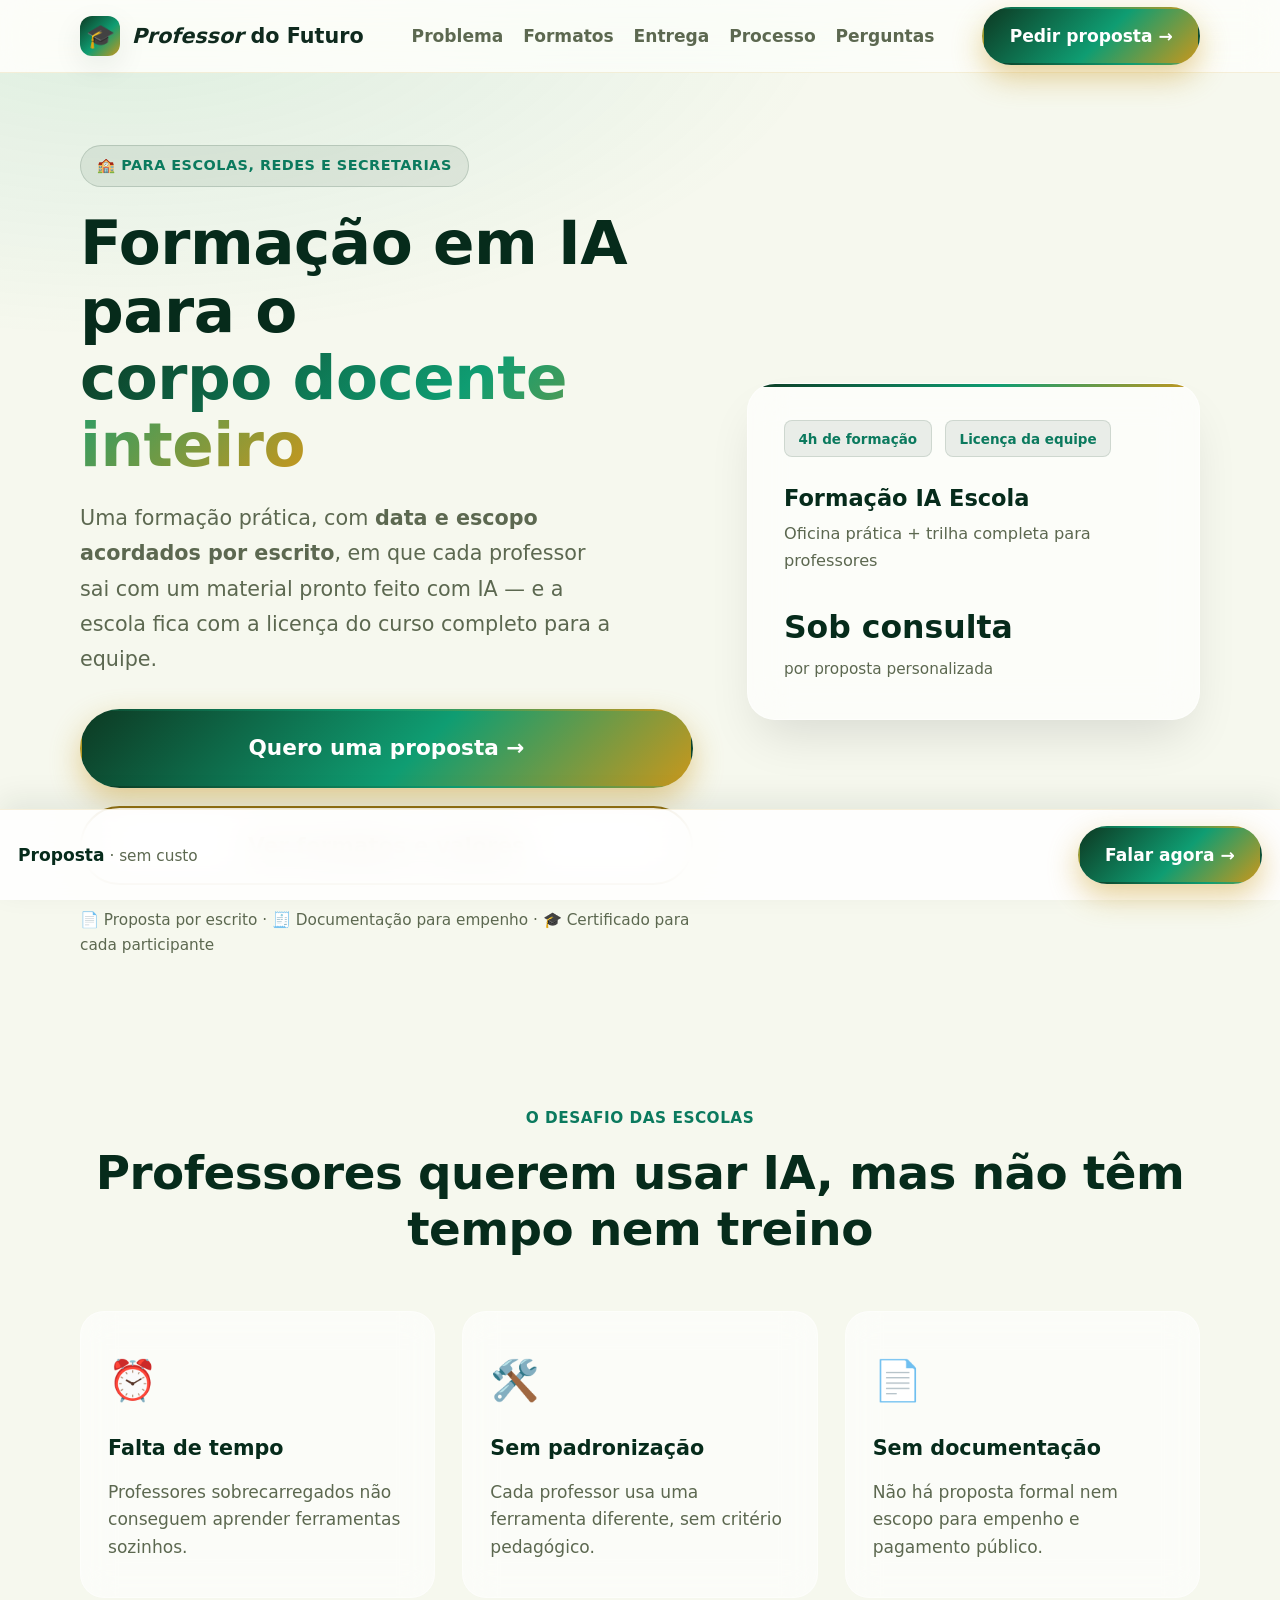
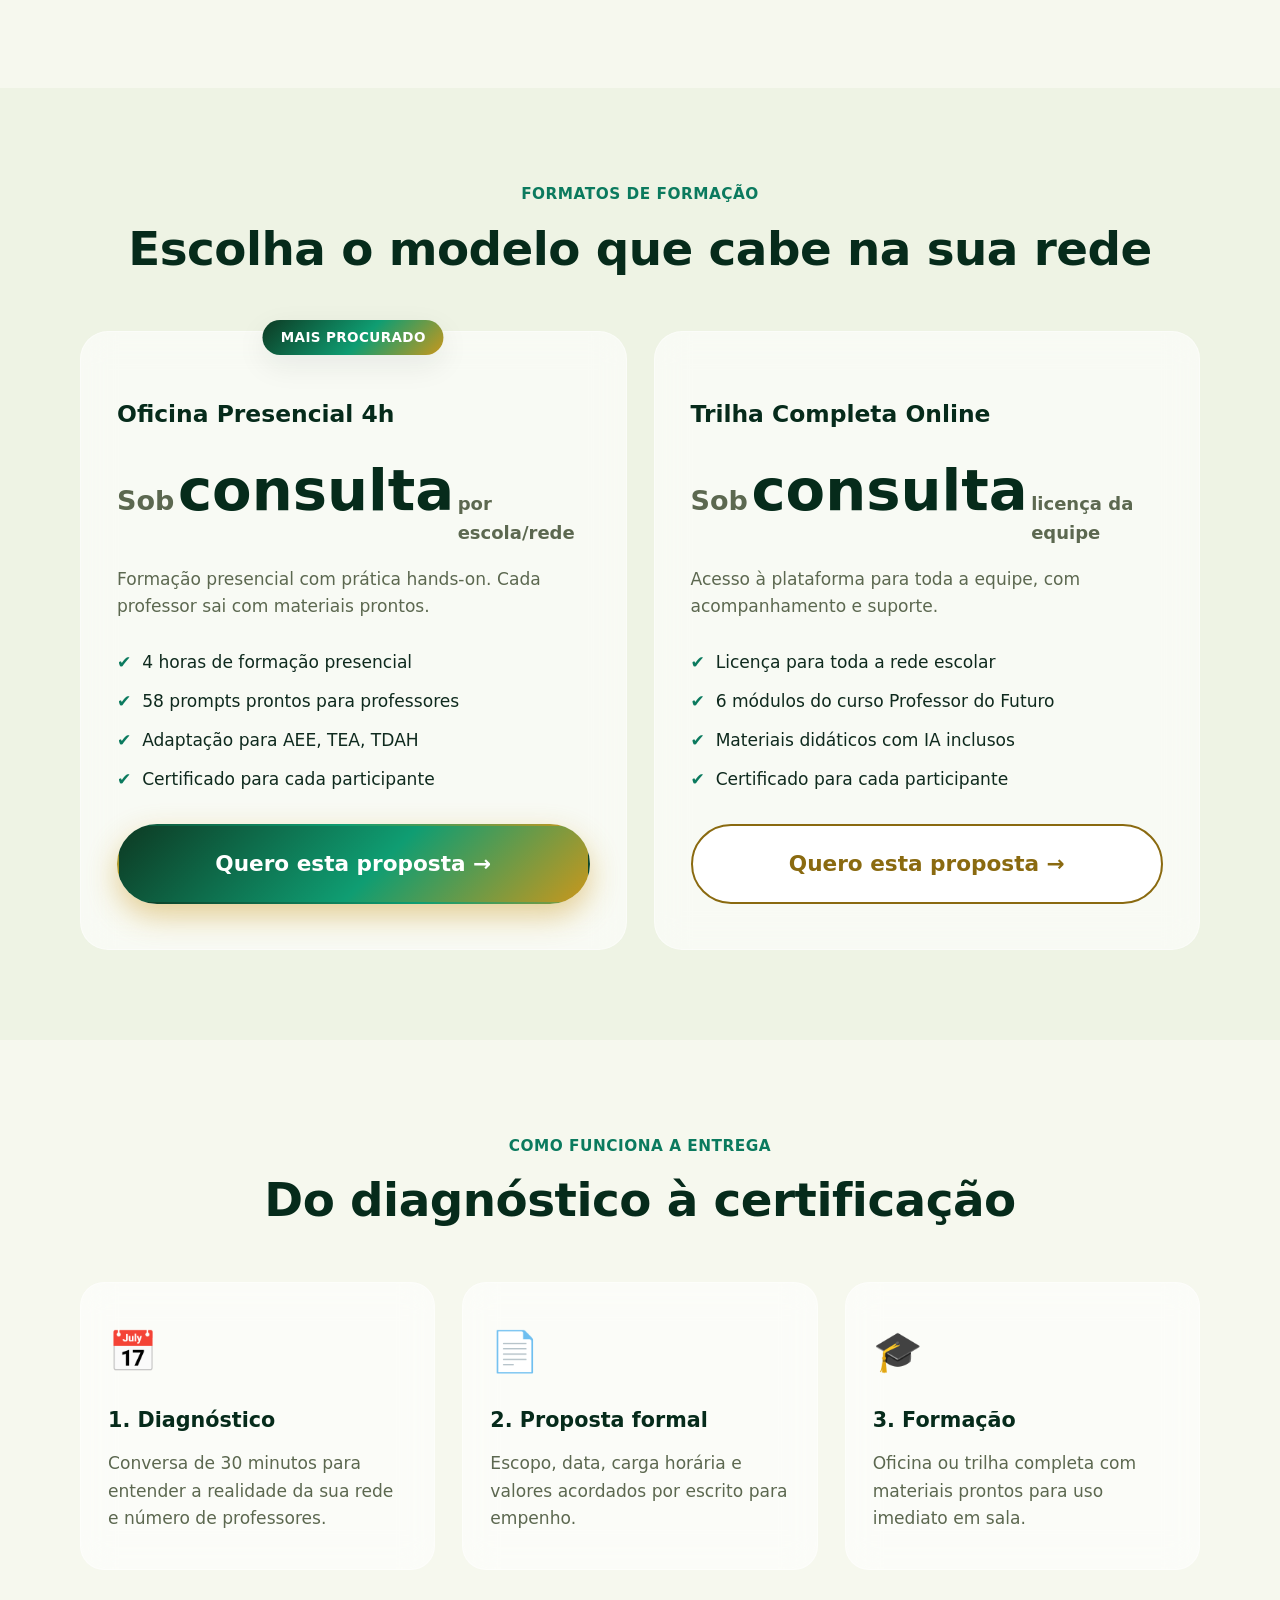
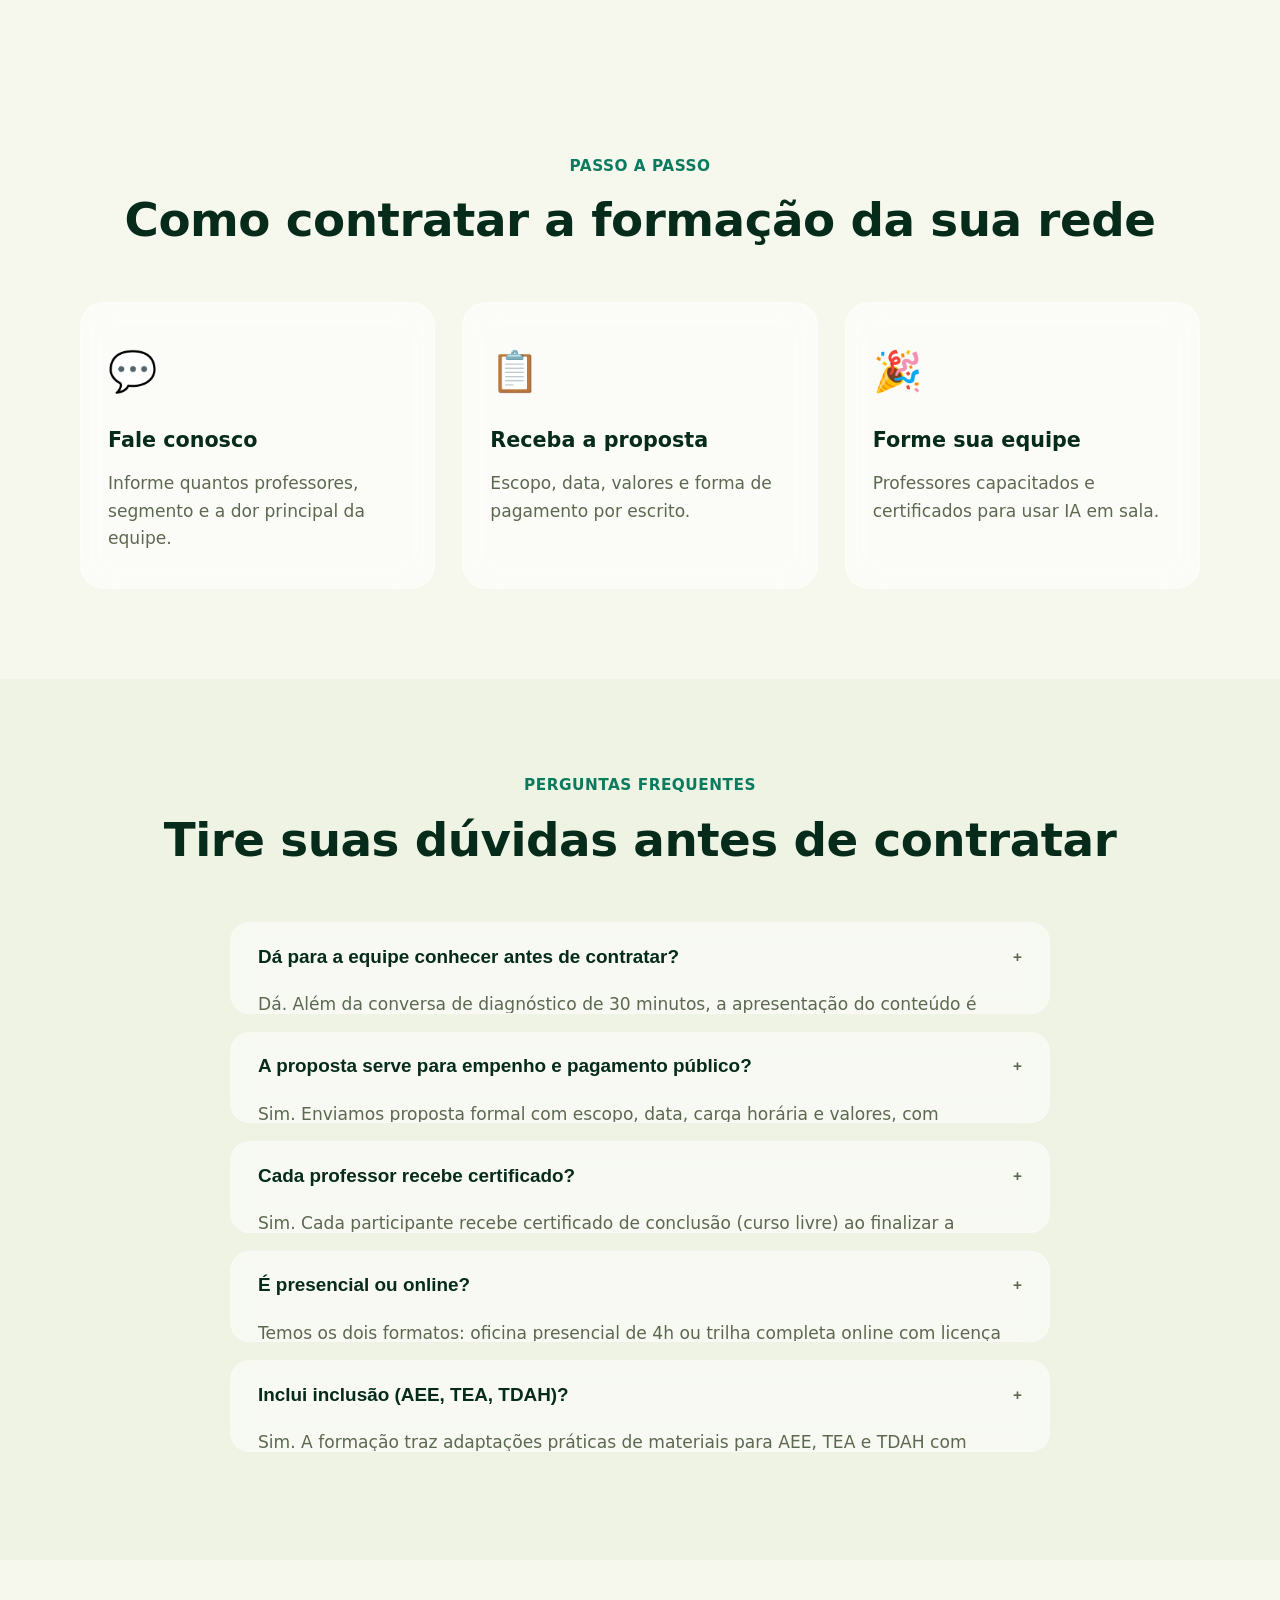
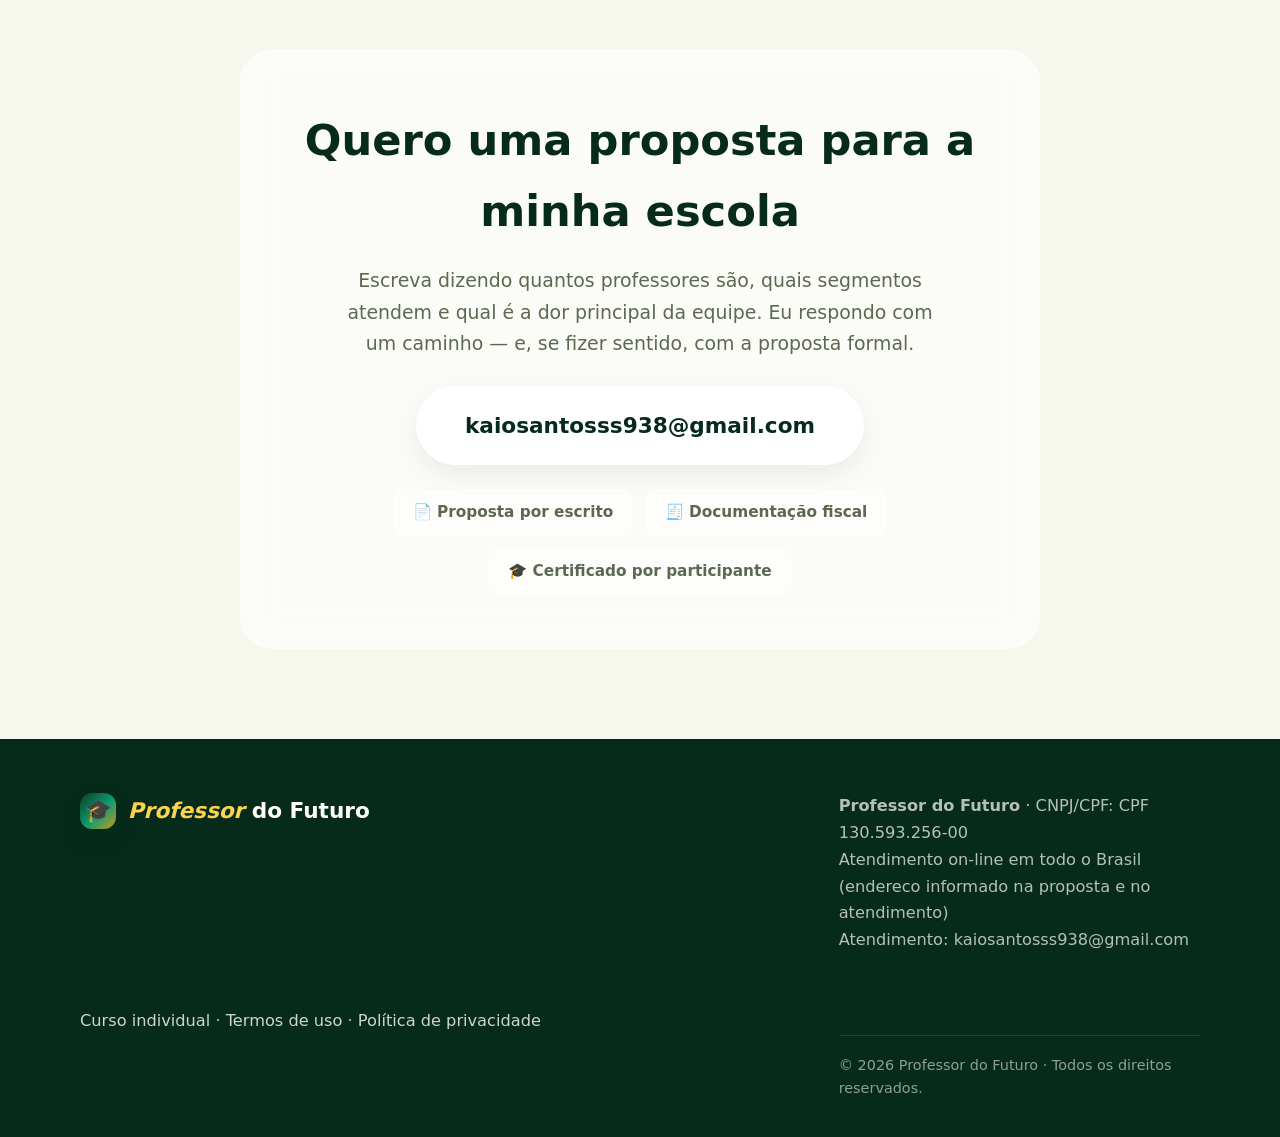
<file: vendas/escolas.html>
﻿<!DOCTYPE html>
<html lang="pt-BR">
<head>
  <meta charset="UTF-8">
  <meta name="viewport" content="width=device-width, initial-scale=1.0">
  <title>Formação em IA para escolas, redes e secretarias — Professor do Futuro</title>
  <meta name="description" content="Formação prática em IA para o corpo docente: oficina de 4h, trilha completa e licença do material. Escopo, data e valores acordados por escrito. Para escolas, redes e secretarias de educação.">
  <meta name="keywords" content="formação de professores, IA na educação, formação continuada, secretaria de educação, formação para escolas, BNCC, inclusão, AEE">
  <meta name="robots" content="index, follow">
  <link rel="canonical" href="https://professordofuturovendas.vercel.app/escolas.html">
  <meta property="og:type" content="website">
  <meta property="og:url" content="https://professordofuturovendas.vercel.app/escolas.html">
  <meta property="og:title" content="Formação em IA para o corpo docente — Professor do Futuro">
  <meta property="og:description" content="Oficina prática de 4h, trilha completa e licença do material para a sua equipe. Proposta formal com escopo e carga horária.">
  <meta property="og:locale" content="pt_BR">
  <meta property="og:image" content="https://professordofuturovendas.vercel.app/img/og.jpg">
  <meta property="og:image:width" content="1024">
  <meta property="og:image:height" content="1024">
  <meta name="twitter:card" content="summary_large_image">
  <meta name="twitter:title" content="Formação em IA para o corpo docente — Professor do Futuro">
  <meta name="twitter:description" content="Oficina prática de 4h, trilha completa e licença do material para a sua equipe.">
  <meta name="twitter:image" content="https://professordofuturovendas.vercel.app/img/og.jpg">
  <link rel="icon" href="data:image/svg+xml,<svg xmlns=%22http://www.w3.org/2000/svg%22 viewBox=%220 0 100 100%22><text y=%22.9em%22 font-size=%2290%22>🎓</text></svg>">
  <link rel="stylesheet" href="css/style.css?v=4">
</head>
<body>
  <div class="bg-blob bg-blob-1"></div>
  <div class="bg-blob bg-blob-2"></div>
  <div class="bg-blob bg-blob-3"></div>

  <nav class="nav" id="nav">
    <div class="nav-container container">
      <a href="index.html" class="nav-logo" data-track="cta_logo">
        <span class="logo-ic">🎓</span>
        <span class="logotext"><em>Professor</em> do Futuro</span>
      </a>
      <ul class="nav-links" id="navLinks">
        <li><a href="#problema" data-track="nav_problema">Problema</a></li>
        <li><a href="#formatos" data-track="nav_formatos">Formatos</a></li>
        <li><a href="#entrega" data-track="nav_entrega">Entrega</a></li>
        <li><a href="#processo" data-track="nav_processo">Processo</a></li>
        <li><a href="#faq" data-track="nav_faq">Perguntas</a></li>
      </ul>
      <div class="nav-actions">
        <a href="#contato" class="btn btn-primary nav-cta" data-track="cta_nav">Pedir proposta →</a>
        <button class="burger" id="burger" aria-label="Abrir menu"><span></span><span></span><span></span></button>
      </div>
    </div>
  </nav>

  <section class="hero" id="hero">
    <div class="hero-grid container">
      <div class="hero-content reveal">
        <span class="hero-badge">🏫 Para escolas, redes e secretarias</span>
        <h1 class="hero-title">
          Formação em IA para o <br><span class="grad-text">corpo docente inteiro</span>
        </h1>
        <p class="hero-lead">
          Uma formação prática, com <b>data e escopo acordados por escrito</b>, em que cada professor sai com um material pronto feito com IA — e a escola fica com a licença do curso completo para a equipe.
        </p>
        <div class="hero-cta">
          <a href="#contato" class="btn btn-primary btn-lg hero-btn" data-track="cta_hero_principal">Quero uma proposta →</a>
          <a href="#formatos" class="btn btn-outline btn-lg hero-btn-sec" data-track="cta_hero_secundario">Ver formatos e valores</a>
        </div>
        <p class="hero-trust">📄 Proposta por escrito · 🧾 Documentação para empenho · 🎓 Certificado para cada participante</p>
      </div>
      <div class="hero-visual reveal" style="animation-delay: 300ms;">
        <div class="hero-card glass-card">
          <div class="card-top"><span class="chip">4h de formação</span><span class="chip">Licença da equipe</span></div>
          <div class="card-body"><h3>Formação IA Escola</h3><p>Oficina prática + trilha completa para professores</p></div>
          <div class="card-price"><span class="price-now">Sob consulta</span><span class="price-ante">por proposta personalizada</span></div>
        </div>
      </div>
    </div>
  </section>
<!-- PROBLEMA -->
<section class="section-pad reveal" id="problema">
  <div class="container">
    <div class="section-head">
      <span class="eyebrow">O desafio das escolas</span>
      <h2>Professores querem usar IA, mas não têm tempo nem treino</h2>
    </div>
    <div class="proof-grid">
      <div class="proof-card glass-card">
        <div class="proof-ic">⏰</div>
        <h3>Falta de tempo</h3>
        <p>Professores sobrecarregados não conseguem aprender ferramentas sozinhos.</p>
      </div>
      <div class="proof-card glass-card">
        <div class="proof-ic">🛠️</div>
        <h3>Sem padronização</h3>
        <p>Cada professor usa uma ferramenta diferente, sem critério pedagógico.</p>
      </div>
      <div class="proof-card glass-card">
        <div class="proof-ic">📄</div>
        <h3>Sem documentação</h3>
        <p>Não há proposta formal nem escopo para empenho e pagamento público.</p>
      </div>
    </div>
  </div>
</section>

<!-- FORMATOS -->
<section class="section-pad reveal" id="formatos" style="background:var(--bg-soft);">
  <div class="container">
    <div class="section-head">
      <span class="eyebrow">Formatos de formação</span>
      <h2>Escolha o modelo que cabe na sua rede</h2>
    </div>
    <div class="pricing-grid">
      <div class="pricing-card glass-card">
        <div class="plan-badge">Mais procurado</div>
        <h3 class="plan-name">Oficina Presencial 4h</h3>
        <div class="plan-price"><span class="plan-currency">Sob</span><span class="plan-value">consulta</span><span class="plan-period">por escola/rede</span></div>
        <p class="plan-desc">Formação presencial com prática hands-on. Cada professor sai com materiais prontos.</p>
        <ul class="plan-features">
          <li><span class="check">✔</span> 4 horas de formação presencial</li>
          <li><span class="check">✔</span> 58 prompts prontos para professores</li>
          <li><span class="check">✔</span> Adaptação para AEE, TEA, TDAH</li>
          <li><span class="check">✔</span> Certificado para cada participante</li>
        </ul>
        <a href="#contato" class="btn btn-primary btn-block btn-lg">Quero esta proposta →</a>
      </div>
      <div class="pricing-card glass-card">
        <h3 class="plan-name">Trilha Completa Online</h3>
        <div class="plan-price"><span class="plan-currency">Sob</span><span class="plan-value">consulta</span><span class="plan-period">licença da equipe</span></div>
        <p class="plan-desc">Acesso à plataforma para toda a equipe, com acompanhamento e suporte.</p>
        <ul class="plan-features">
          <li><span class="check">✔</span> Licença para toda a rede escolar</li>
          <li><span class="check">✔</span> 6 módulos do curso Professor do Futuro</li>
          <li><span class="check">✔</span> Materiais didáticos com IA inclusos</li>
          <li><span class="check">✔</span> Certificado para cada participante</li>
        </ul>
        <a href="#contato" class="btn btn-outline btn-block btn-lg">Quero esta proposta →</a>
      </div>
    </div>
  </div>
</section>

<!-- ENTREGA -->
<section class="section-pad reveal" id="entrega">
  <div class="container">
    <div class="section-head">
      <span class="eyebrow">Como funciona a entrega</span>
      <h2>Do diagnóstico à certificação</h2>
    </div>
    <div class="proof-grid">
      <div class="proof-card glass-card">
        <div class="proof-ic">📅</div>
        <h3>1. Diagnóstico</h3>
        <p>Conversa de 30 minutos para entender a realidade da sua rede e número de professores.</p>
      </div>
      <div class="proof-card glass-card">
        <div class="proof-ic">📄</div>
        <h3>2. Proposta formal</h3>
        <p>Escopo, data, carga horária e valores acordados por escrito para empenho.</p>
      </div>
      <div class="proof-card glass-card">
        <div class="proof-ic">🎓</div>
        <h3>3. Formação</h3>
        <p>Oficina ou trilha completa com materiais prontos para uso imediato em sala.</p>
      </div>
    </div>
  </div>
</section>

<!-- PROCESSO -->
<section class="section-pad reveal" id="processo">
  <div class="container">
    <div class="section-head">
      <span class="eyebrow">Passo a passo</span>
      <h2>Como contratar a formação da sua rede</h2>
    </div>
    <div class="proof-grid">
      <div class="proof-card glass-card">
        <div class="proof-ic">💬</div>
        <h3>Fale conosco</h3>
        <p>Informe quantos professores, segmento e a dor principal da equipe.</p>
      </div>
      <div class="proof-card glass-card">
        <div class="proof-ic">📋</div>
        <h3>Receba a proposta</h3>
        <p>Escopo, data, valores e forma de pagamento por escrito.</p>
      </div>
      <div class="proof-card glass-card">
        <div class="proof-ic">🎉</div>
        <h3>Forme sua equipe</h3>
        <p>Professores capacitados e certificados para usar IA em sala.</p>
      </div>
    </div>
  </div>
</section>
<!-- FAQ -->
<section class="faq-section section-pad reveal" id="faq">
  <div class="container">
    <div class="section-head">
      <span class="eyebrow">Perguntas frequentes</span>
      <h2>Tire suas dúvidas antes de contratar</h2>
    </div>
    <div class="faq-accordion">
      <div class="faq-item reveal">
        <button class="faq-q" type="button">Dá para a equipe conhecer antes de contratar?<span class="faq-ic">+</span></button>
        <div class="faq-a"><div class="inner">Dá. Além da conversa de diagnóstico de 30 minutos, a apresentação do conteúdo é aberta e navegável: veja a <a href="index.html" style="color:var(--violet-600);font-weight:700">página do curso</a> com a equipe antes de decidir.</div></div>
      </div>
      <div class="faq-item reveal" style="animation-delay: 80ms;">
        <button class="faq-q" type="button">A proposta serve para empenho e pagamento público?<span class="faq-ic">+</span></button>
        <div class="faq-a"><div class="inner">Sim. Enviamos proposta formal com escopo, data, carga horária e valores, com documentação adequada para processos de empenho e pagamento.</div></div>
      </div>
      <div class="faq-item reveal" style="animation-delay: 160ms;">
        <button class="faq-q" type="button">Cada professor recebe certificado?<span class="faq-ic">+</span></button>
        <div class="faq-a"><div class="inner">Sim. Cada participante recebe certificado de conclusão (curso livre) ao finalizar a formação.</div></div>
      </div>
      <div class="faq-item reveal" style="animation-delay: 240ms;">
        <button class="faq-q" type="button">É presencial ou online?<span class="faq-ic">+</span></button>
        <div class="faq-a"><div class="inner">Temos os dois formatos: oficina presencial de 4h ou trilha completa online com licença para toda a equipe.</div></div>
      </div>
      <div class="faq-item reveal" style="animation-delay: 320ms;">
        <button class="faq-q" type="button">Inclui inclusão (AEE, TEA, TDAH)?<span class="faq-ic">+</span></button>
        <div class="faq-a"><div class="inner">Sim. A formação traz adaptações práticas de materiais para AEE, TEA e TDAH com prompts prontos e acessíveis.</div></div>
      </div>
    </div>
  </div>
</section>

<!-- CTA FINAL -->
<section class="final-cta section-pad reveal" id="contato">
  <div class="container">
    <div class="cta-glass glass-card">
      <h2>Quero uma proposta para a minha escola</h2>
      <p>Escreva dizendo quantos professores são, quais segmentos atendem e qual é a dor principal da equipe. Eu respondo com um caminho — e, se fizer sentido, com a proposta formal.</p>
      <div class="cta-actions">
        <a href="#" class="btn btn-light btn-lg" data-seller="email" data-track="cta_escolas_email">E-mail de contato</a>
        <a href="#" class="btn btn-primary btn-lg" data-whatsapp="Olá! Represento uma escola/rede e quero uma proposta de formação em IA para a nossa equipe." data-track="cta_escolas_whatsapp">Falar no WhatsApp →</a>
      </div>
      <div class="secure-badges" style="margin-top:1.4rem"><span>📄 Proposta por escrito</span><span>🧾 Documentação fiscal</span><span>🎓 Certificado por participante</span></div>
    </div>
  </div>
</section>

<div class="mobile-cta"><div class="mc-price"><b>Proposta</b><span> · sem custo</span></div><a href="#contato" class="btn btn-primary" data-track="cta_mobile_escolas">Falar agora →</a></div>

<footer class="footer">
  <div class="container footer-grid">
    <div class="footer-logo"><span class="logo-ic">🎓</span><span class="logotext"><em>Professor</em> do Futuro</span></div>
    <p class="meta" data-seller-block="identificacao" hidden></p>
    <p class="links"><a href="index.html">Curso individual</a> · <a href="termos.html">Termos de uso</a> · <a href="privacidade.html">Política de privacidade</a></p>
    <p>&copy; 2026 Professor do Futuro · Todos os direitos reservados.</p>
  </div>
</footer>

<script src="js/config.js?v=4"></script>
<script src="js/seller.js?v=1"></script>
<script src="js/analytics.js?v=1"></script>
<script>
  (function(){
    const observer = new IntersectionObserver((entries) => {
      entries.forEach(entry => {
        if (entry.isIntersecting) { entry.target.classList.add('revealed'); observer.unobserve(entry.target); }
      });
    }, { threshold: 0.12, rootMargin: '0px 0px -60px 0px' });
    document.querySelectorAll('.reveal').forEach(el => observer.observe(el));

    const counters = document.querySelectorAll('.count-up');
    const countObserver = new IntersectionObserver((entries) => {
      entries.forEach(entry => {
        if (entry.isIntersecting) {
          const el = entry.target; const target = +el.getAttribute('data-target');
          let current = 0; const increment = target / 60;
          const timer = setInterval(() => { current += increment; if (current >= target) { el.textContent = target; clearInterval(timer); } else { el.textContent = Math.floor(current); } }, 16);
          countObserver.unobserve(el);
        }
      });
    }, { threshold: 0.5 });
    counters.forEach(c => countObserver.observe(c));

    document.querySelectorAll('.faq-q').forEach(btn => {
      btn.addEventListener('click', function() {
        const item = this.closest('.faq-item');
        const isOpen = item.classList.contains('open');
        document.querySelectorAll('.faq-item.open').forEach(o => { o.classList.remove('open'); const ic = o.querySelector('.faq-ic'); if (ic) ic.textContent = '+'; });
        if (!isOpen) { item.classList.add('open'); const ic = item.querySelector('.faq-ic'); if (ic) ic.textContent = '−'; }
      });
    });

    const burger = document.getElementById('burger');
    const navLinks = document.getElementById('navLinks');
    if (burger && navLinks) {
      burger.addEventListener('click', function() { navLinks.classList.toggle('open'); document.body.classList.toggle('menu-open'); });
      navLinks.addEventListener('click', function(e) { if (e.target.tagName === 'A') { navLinks.classList.remove('open'); document.body.classList.remove('menu-open'); } });
    }

    window.addEventListener('scroll', () => {
      const nav = document.getElementById('nav');
      if (window.scrollY > 20) nav.classList.add('scrolled'); else nav.classList.remove('scrolled');
    });
  })();
</script>
</body>
</html>
</file>
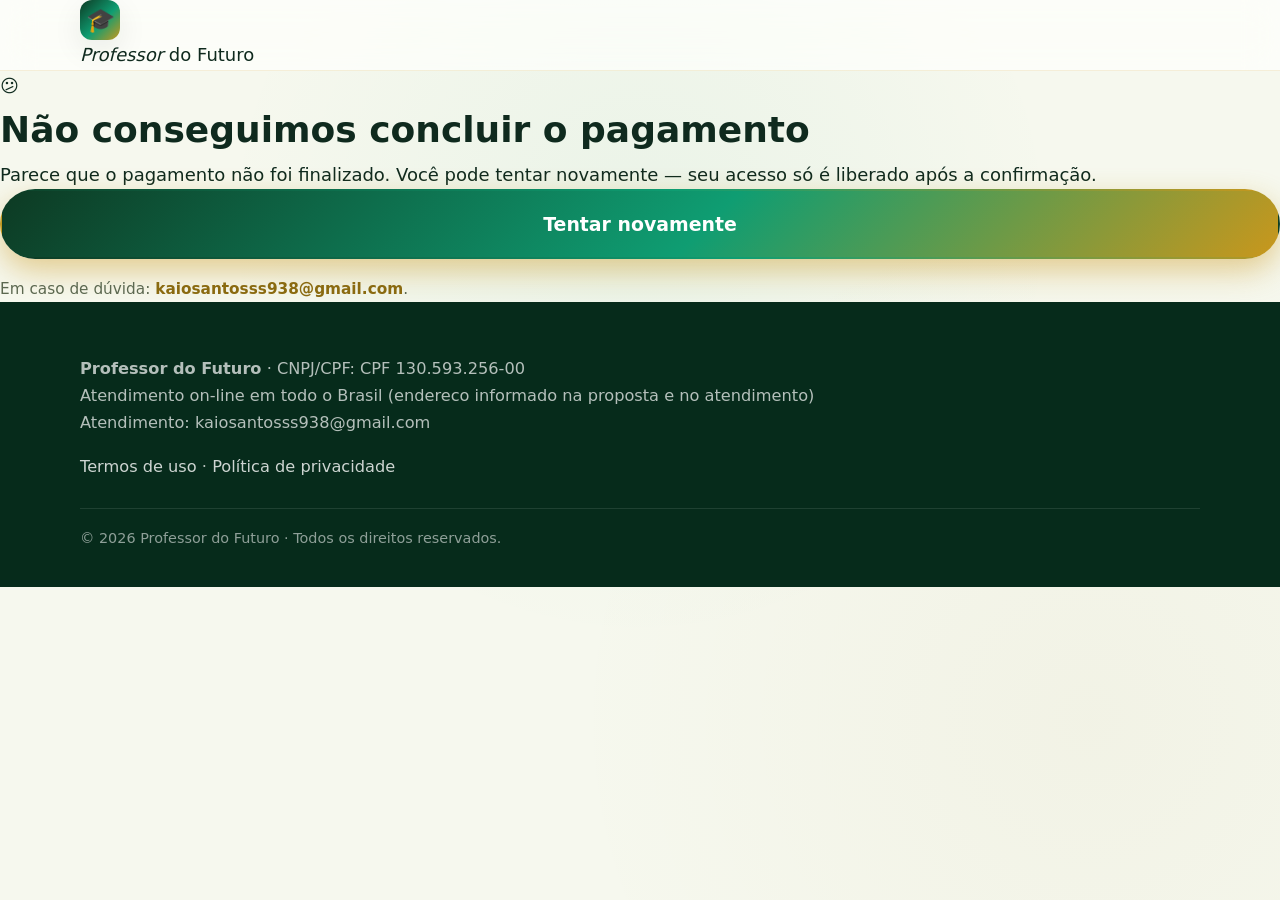
<file: vendas/falha.html>
<!DOCTYPE html>
<html lang="pt-BR">
<head>
  <meta charset="UTF-8">
  <meta name="viewport" content="width=device-width, initial-scale=1.0">
  <title>Pagamento não concluído — Professor do Futuro</title>
  <link rel="icon" href="data:image/svg+xml,<svg xmlns=%22http://www.w3.org/2000/svg%22 viewBox=%220 0 100 100%22><text y=%22.9em%22 font-size=%2290%22>🎓</text></svg>">
  <link rel="stylesheet" href="css/style.css">
</head>
<body class="result-page" data-analytics-page="falha">

  <header class="nav">
    <div class="container">
      <a href="index.html" class="logo"><span class="logo-ic">🎓</span><span><em>Professor</em> do Futuro</span></a>
    </div>
  </header>

  <main class="result-wrap">
    <div class="result-card err">
      <div class="result-ic">😕</div>
      <h1>Não conseguimos concluir o pagamento</h1>
      <p>Parece que o pagamento não foi finalizado. Você pode tentar novamente — seu acesso só é liberado após a confirmação.</p>
      <a href="index.html#preco" class="btn btn-primary btn-block">Tentar novamente</a>
      <p style="font-size:.85rem;color:var(--text-muted);margin-top:1rem">Em caso de dúvida: <a href="#" data-seller="email" style="color:var(--violet-600);font-weight:700">—</a>.</p>
    </div>
  </main>

  <footer class="footer">
    <div class="container">
      <p class="meta" data-seller-block="identificacao" hidden></p>
      <p class="links">
        <a href="termos.html">Termos de uso</a> ·
        <a href="privacidade.html">Política de privacidade</a>
      </p>
      <p>&copy; 2026 Professor do Futuro · Todos os direitos reservados.</p>
    </div>
  </footer>

  <script src="js/config.js?v=3"></script>
  <script src="js/seller.js?v=1"></script>
  <script src="js/analytics.js?v=1"></script>

</body>
</html>
</file>
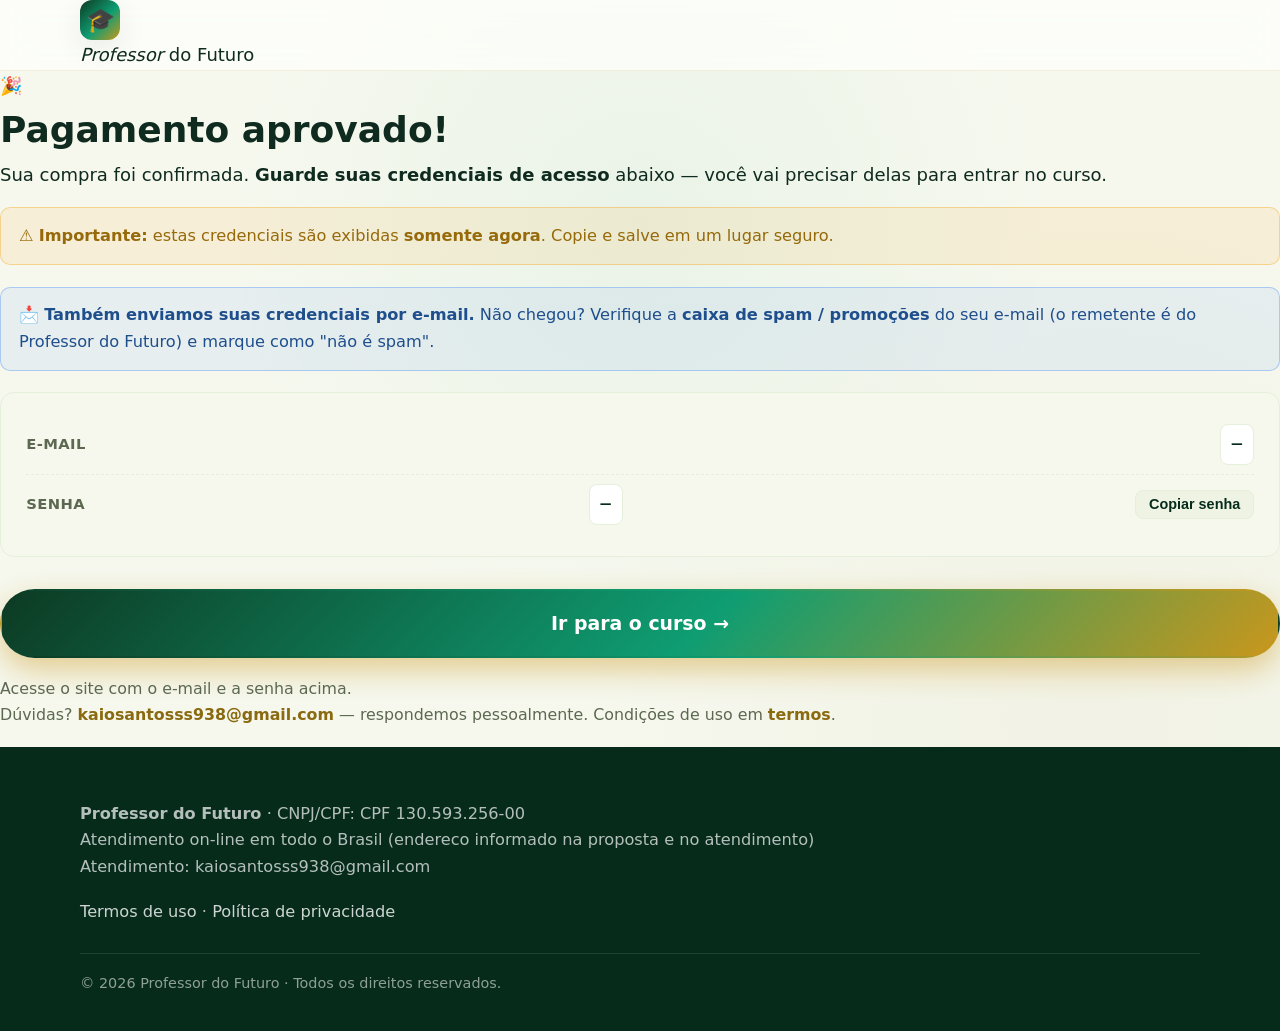
<file: vendas/obrigado.html>
<!DOCTYPE html>
<html lang="pt-BR">
<head>
  <meta charset="UTF-8">
  <meta name="viewport" content="width=device-width, initial-scale=1.0">
  <title>Pagamento aprovado — Guarde seu acesso — Professor do Futuro</title>
  <link rel="icon" href="data:image/svg+xml,<svg xmlns=%22http://www.w3.org/2000/svg%22 viewBox=%220 0 100 100%22><text y=%22.9em%22 font-size=%2290%22>🎓</text></svg>">
  <link rel="stylesheet" href="css/style.css">
  <style>
    .access-box {
      background: #f6f8ee; border: 1px solid #e6efdc; border-radius: 14px;
      padding: 1.2rem 1.4rem; text-align: left; margin: 1rem 0 1.4rem;
    }
    .access-row { display: flex; justify-content: space-between; align-items: center; gap: .8rem; padding: .5rem 0; font-size: .98rem; }
    .access-row + .access-row { border-top: 1px dashed var(--border); }
    .access-row label { color: var(--text-muted); font-weight: 700; font-size: .82rem; text-transform: uppercase; letter-spacing: .4px; }
    .access-row code { background: var(--card); border: 1px solid var(--border); border-radius: 8px; padding: .3rem .6rem; font-size: .95rem; color: var(--indigo-900); font-weight: 700; word-break: break-all; }
    .copy-btn { background: var(--bg-soft); border: 1px solid var(--border); border-radius: 8px; padding: .3rem .7rem; cursor: pointer; font-size: .8rem; font-weight: 700; color: var(--indigo-900); }
    .warning { background: rgba(245,158,11,.1); border: 1px solid rgba(245,158,11,.35); color: #96690a; border-radius: 10px; padding: .8rem 1rem; font-size: .9rem; margin-bottom: 1.2rem; }
    .result-card p { margin-bottom: 1rem; }
    #siteLinkBtn { margin-top: .4rem; }
  </style>
</head>
<body class="result-page" data-analytics-page="obrigado">

  <header class="nav">
    <div class="container">
      <a href="index.html" class="logo"><span class="logo-ic">🎓</span><span><em>Professor</em> do Futuro</span></a>
    </div>
  </header>

  <main class="result-wrap">
    <div class="result-card ok">
      <div class="result-ic">🎉</div>
      <h1>Pagamento aprovado!</h1>
      <p>Sua compra foi confirmada. <b>Guarde suas credenciais de acesso</b> abaixo — você vai precisar delas para entrar no curso.</p>

      <div class="warning">⚠️ <b>Importante:</b> estas credenciais são exibidas <b>somente agora</b>. Copie e salve em um lugar seguro.</div>
      <div class="warning" style="background:rgba(59,130,246,.08);border-color:rgba(59,130,246,.35);color:#1e4e8c">📩 <b>Também enviamos suas credenciais por e-mail.</b> Não chegou? Verifique a <b>caixa de spam / promoções</b> do seu e-mail (o remetente é do Professor do Futuro) e marque como "não é spam".</div>

      <div class="access-box">
        <div class="access-row">
          <label>E-mail</label>
          <code id="accessEmail">—</code>
        </div>
        <div class="access-row">
          <label>Senha</label>
          <code id="accessPassword" style="margin-right:.5rem">—</code>
          <button class="copy-btn" id="copyBtn" type="button">Copiar senha</button>
        </div>
      </div>

      <a href="#" id="siteLinkBtn" class="btn btn-primary btn-block">Ir para o curso →</a>
      <p style="font-size:.88rem;color:var(--text-muted);margin-top:1rem">Acesse o site com o e-mail e a senha acima.<br>
      Dúvidas? <a href="#" data-seller="email" style="color:var(--violet-600);font-weight:700">Fale com o suporte</a> —
      respondemos pessoalmente. Condições de uso em <a href="termos.html" style="color:var(--violet-600);font-weight:700">termos</a>.</p>
    </div>
  </main>

  <footer class="footer">
    <div class="container">
      <p class="meta" data-seller-block="identificacao" hidden></p>
      <p class="links">
        <a href="termos.html">Termos de uso</a> ·
        <a href="privacidade.html">Política de privacidade</a>
      </p>
      <p>&copy; 2026 Professor do Futuro · Todos os direitos reservados.</p>
    </div>
  </footer>

  <script src="js/config.js?v=3"></script>
  <script src="js/seller.js?v=1"></script>
  <script src="js/analytics.js?v=1"></script>
  <script>
    // Mostra os dados gerados no checkout (email + senha) salvos no navegador
    // OU vindos da URL de retorno do Mercado Pago (?email=...&senha=...).
    (function () {
      function copyText(t, btn) {
        if (navigator.clipboard && navigator.clipboard.writeText) {
          navigator.clipboard.writeText(t).then(function(){ done(btn); });
        } else {
          var ta = document.createElement('textarea');
          ta.value = t; ta.style.position = 'fixed'; ta.style.opacity = '0';
          document.body.appendChild(ta); ta.select();
          try { document.execCommand('copy'); } catch(e) {}
          document.body.removeChild(ta); done(btn);
        }
      }
      function done(btn) {
        if (!btn) return;
        var old = btn.textContent;
        btn.textContent = 'Copiado! ✓';
        setTimeout(function(){ btn.textContent = old; }, 1600);
      }
      var email = '', senha = '';
      try {
        // 1) Credenciais vindas na URL de retorno (fonte mais confiável)
        var qs = new URLSearchParams(window.location.search);
        email = qs.get('email') || '';
        senha = qs.get('senha') || '';
        // 2) Fallback: dados salvos no localStorage no momento do checkout
        var raw = localStorage.getItem('pdf-venda-cliente');
        if (raw) {
          var d = JSON.parse(raw);
          if (!email && d.email) email = d.email;
          if (!senha && d.password) senha = d.password;
          // Reforça o storage com os dados mais recentes
          if (email && senha) {
            localStorage.setItem('pdf-venda-cliente', JSON.stringify({
              email: email, name: d.name || '', password: senha, data: d.data || new Date().toISOString()
            }));
          }
        }
      } catch (e) {}
      if (email) document.getElementById('accessEmail').textContent = email;
      if (senha) document.getElementById('accessPassword').textContent = senha;
      var cp = document.getElementById('copyBtn');
      if (cp) cp.addEventListener('click', function(){ copyText(senha || '', cp); });
      // Link "Ir para o curso" — página de login do site do curso
      var cfg = window.SALES_CONFIG || {};
      var link = document.getElementById('siteLinkBtn');
      if (link && cfg.courseUrl) {
        link.href = cfg.courseUrl.replace(/\/+$/, '') + '/login.html';
      }
    })();
  </script>
</body>
</html>
</file>
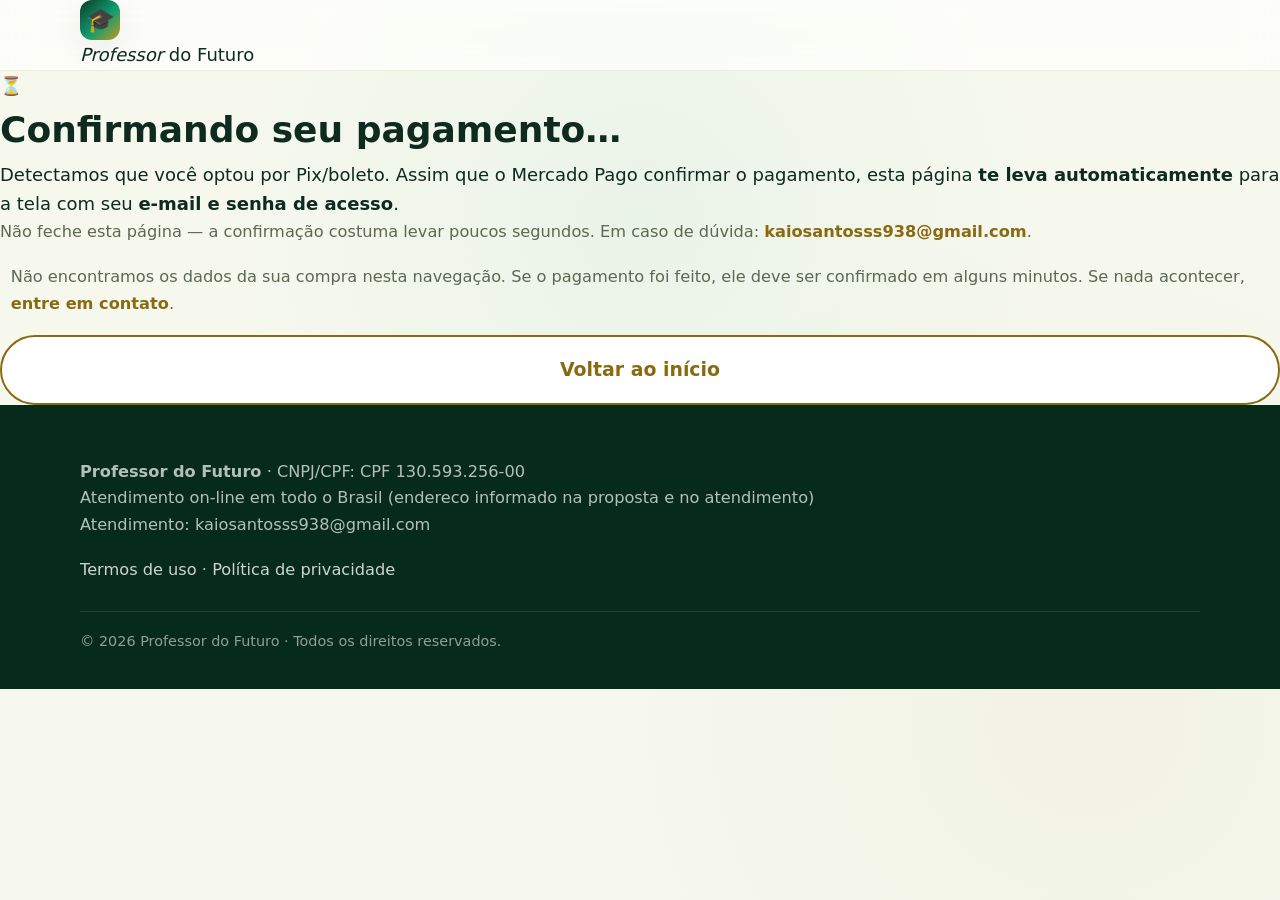
<file: vendas/pendente.html>
<!DOCTYPE html>
<html lang="pt-BR">
<head>
  <meta charset="UTF-8">
  <meta name="viewport" content="width=device-width, initial-scale=1.0">
  <title>Pagamento em análise — Professor do Futuro</title>
  <link rel="icon" href="data:image/svg+xml,<svg xmlns=%22http://www.w3.org/2000/svg%22 viewBox=%220 0 100 100%22><text y=%22.9em%22 font-size=%2290%22>🎓</text></svg>">
  <link rel="stylesheet" href="css/style.css">
</head>
<body class="result-page" data-analytics-page="pendente">

  <header class="nav">
    <div class="container">
      <a href="index.html" class="logo"><span class="logo-ic">🎓</span><span><em>Professor</em> do Futuro</span></a>
    </div>
  </header>

  <main class="result-wrap">
    <div class="result-card warn">
      <div class="result-ic">⏳</div>
      <h1 id="pendTitle">Confirmando seu pagamento…</h1>
      <p id="pendMsg">Detectamos que você optou por Pix/boleto. Assim que o Mercado Pago confirmar o pagamento, esta página <b>te leva automaticamente</b> para a tela com seu <b>e-mail e senha de acesso</b>.</p>
      <p style="font-size:.9rem;color:var(--text-muted)">Não feche esta página — a confirmação costuma levar poucos segundos. Em caso de dúvida: <a href="#" data-seller="email" style="color:var(--violet-600);font-weight:700">—</a>.</p>
      <div style="display:flex;align-items:center;justify-content:center;gap:.6rem;margin:1rem 0">
        <span class="loading-spinner"></span><span id="pollState" style="font-size:.9rem;color:var(--text-muted)">Consultando o Mercado Pago…</span>
      </div>
      <a href="index.html" class="btn btn-outline btn-block">Voltar ao início</a>
    </div>
  </main>

  <footer class="footer">
    <div class="container">
      <p class="meta" data-seller-block="identificacao" hidden></p>
      <p class="links">
        <a href="termos.html">Termos de uso</a> ·
        <a href="privacidade.html">Política de privacidade</a>
      </p>
      <p>&copy; 2026 Professor do Futuro · Todos os direitos reservados.</p>
    </div>
  </footer>

  <script src="js/config.js?v=3"></script>
  <script src="js/seller.js?v=1"></script>
  <script src="js/analytics.js?v=1"></script>
  <script>
    // Polling: verifica o status do pagamento a cada 5s. Quando aprovado,
    // redireciona para a tela de "obrigado" (que mostra e-mail + senha).
    (function () {
      var cfg = window.SALES_CONFIG || {};
      var email = '', senha = '';
      try {
        // email/senha agora vêm na URL de retorno (mesmo na "pendente"); o
        // localStorage é apenas um complemento (funciona sem depender dele).
        var qs = new URLSearchParams(window.location.search);
        email = (qs.get('email') || '').trim().toLowerCase();
        senha = (qs.get('senha') || '').trim();
        if (!email) {
          var raw = localStorage.getItem('pdf-venda-cliente');
          if (raw) { var d = JSON.parse(raw); email = (d.email || '').trim().toLowerCase(); if (!senha && d.password) senha = d.password; }
        }
      } catch (e) {}

      var state = document.getElementById('pollState');
      var checks = 0;
      var MAX_CHECKS = 30; // ~2,5 min (30 * 5s) de espera antes de avisar

      function goApproved() {
        if (state) state.textContent = 'Pagamento confirmado! Redirecionando…';
        var target = cfg.successUrl || 'obrigado.html';
        // Repassa email/senha para a "obrigado" exibir as credenciais mesmo
        // em navegador/dispositivo diferente do que originou a compra.
        try {
          var pars = [];
          if (email) pars.push('email=' + encodeURIComponent(email));
          if (senha) pars.push('senha=' + encodeURIComponent(senha));
          if (pars.length) target += (target.indexOf('?') === -1 ? '?' : '&') + pars.join('&');
        } catch (e) {}
        window.location.replace(target);
      }

      function contatoMsg() {
        var suporte = (cfg.ownerEmail || 'kaiosantosss938@gmail.com');
        return 'Se o pagamento foi feito, ele deve ser confirmado em alguns minutos. ' +
               'Se nada acontecer, <a href="mailto:' + suporte + '" style="color:var(--violet-600);font-weight:700">entre em contato</a>.';
      }

      function check() {
        checks++;
        if (!email) {
          if (state) state.innerHTML = 'Não encontramos os dados da sua compra nesta navegação. ' + contatoMsg();
          return;
        }
        var base = (cfg.createPreferenceUrl || '').replace('/create-preference', '/payment-status');
        fetch(base + '?email=' + encodeURIComponent(email))
          .then(function (r) { if (!r.ok) throw new Error('http ' + r.status); return r.json(); })
          .then(function (d) {
            if (d && d.status === 'approved') { goApproved(); return; }
            if (state) {
              if (d && (d.status === 'rejected' || d.status === 'cancelled')) {
                state.textContent = 'O pagamento não foi aprovado. Você pode tentar novamente com outra forma de pagamento.';
              } else if (checks >= MAX_CHECKS) {
                state.innerHTML = 'Ainda não confirmamos o pagamento. No Pix isso pode levar alguns minutos. ' + contatoMsg();
              } else {
                state.textContent = 'Consultando o Mercado Pago… (' + checks + ')';
              }
            }
          })
          .catch(function () {
            if (state && checks >= MAX_CHECKS) state.innerHTML = 'Não foi possível falar com o servidor agora (tentamos '+ checks +' vezes). ' + contatoMsg();
          });
      }

      check();
      setInterval(check, 5000);
    })();
  </script>

</body>
</html>
</file>
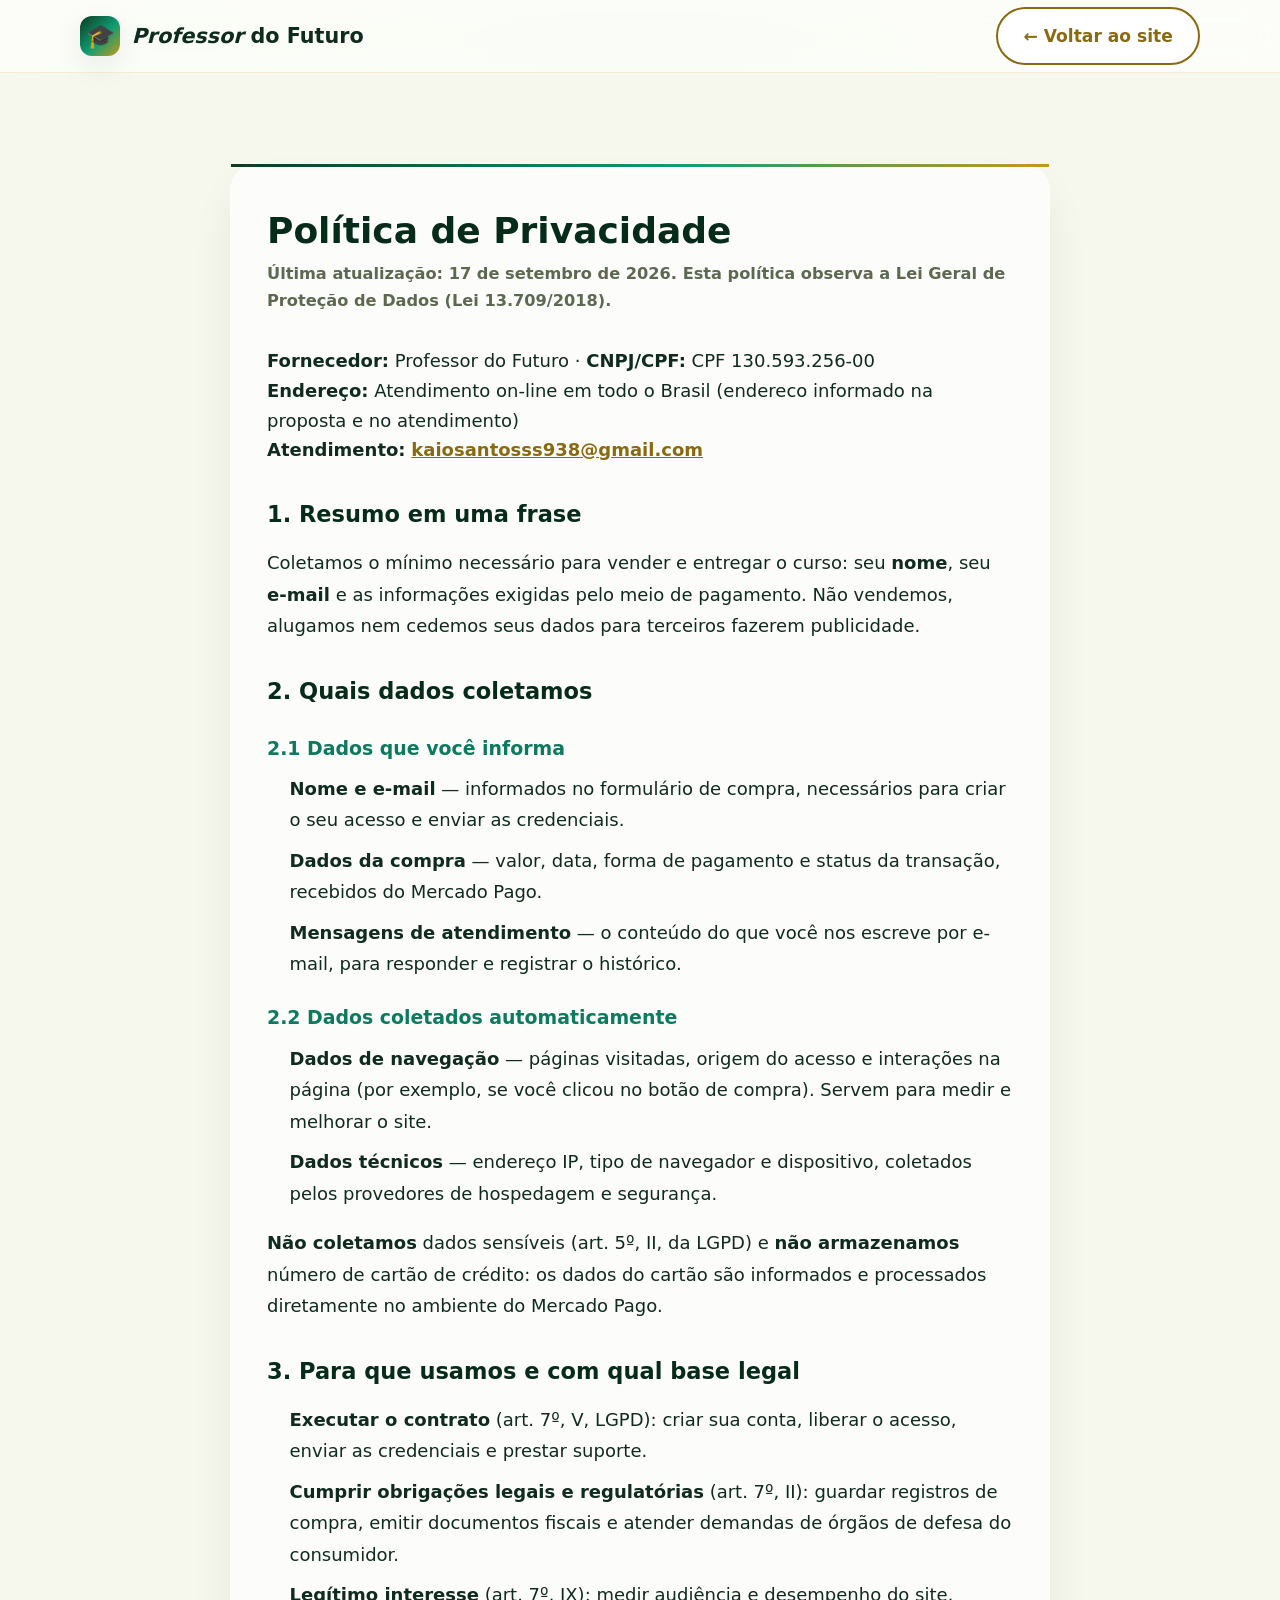
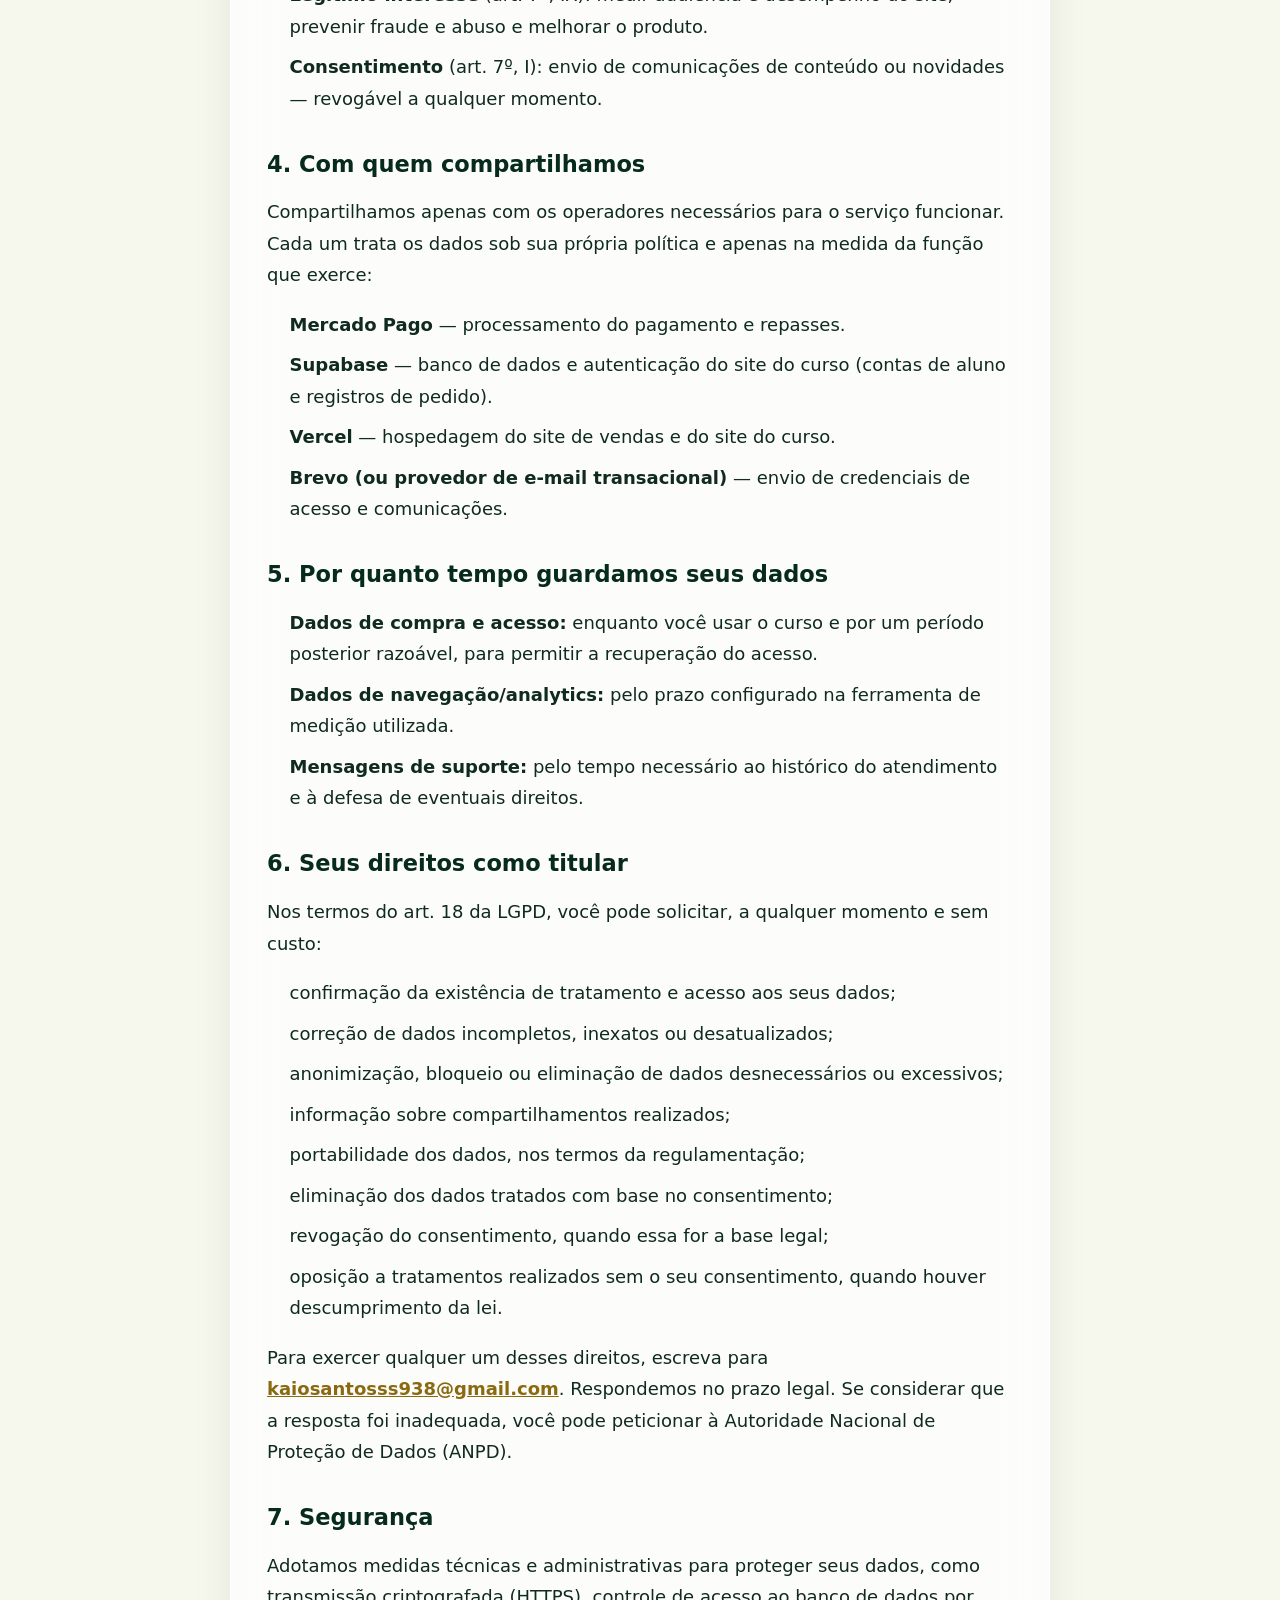
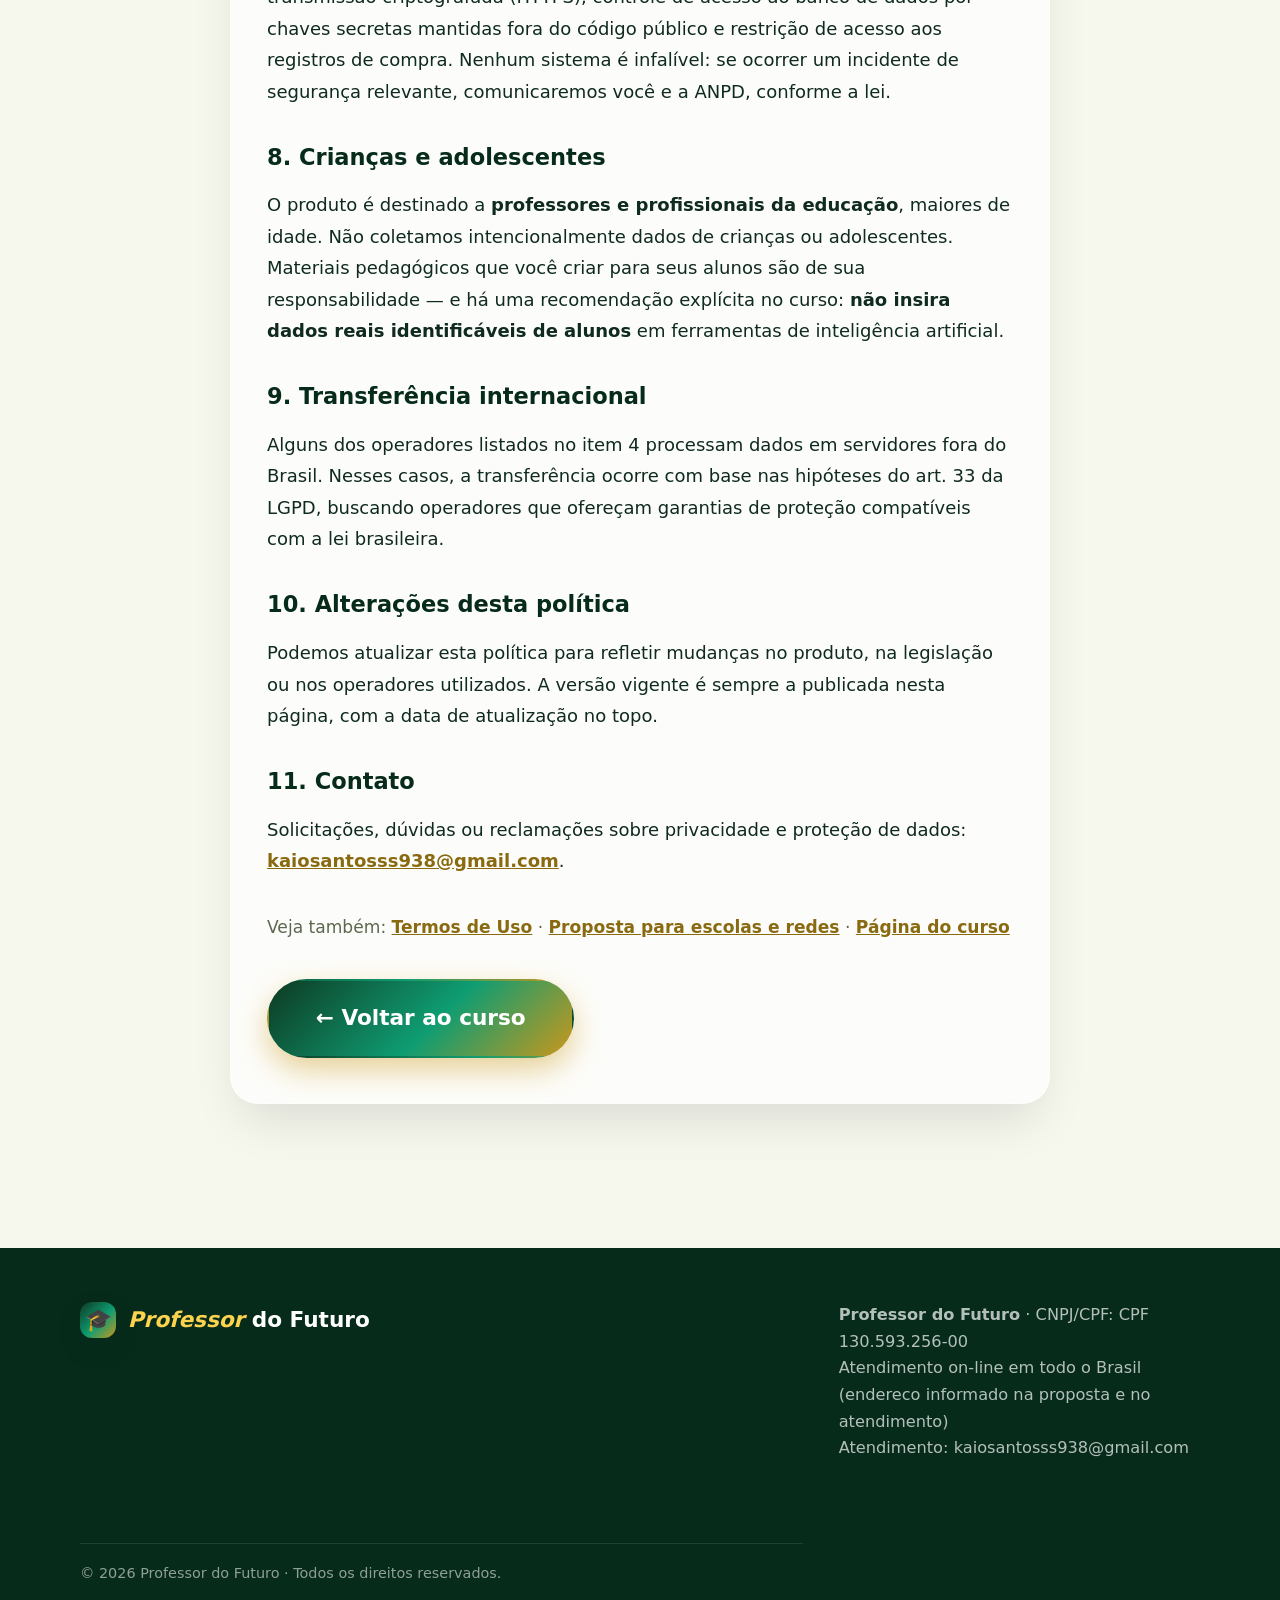
<file: vendas/privacidade.html>
﻿<!DOCTYPE html>
<html lang="pt-BR">
<head>
  <meta charset="UTF-8">
  <meta name="viewport" content="width=device-width, initial-scale=1.0">
  <title>Política de Privacidade — Professor do Futuro</title>
  <meta name="description" content="Política de privacidade e proteção de dados do curso Professor do Futuro, conforme a LGPD (Lei 13.709/2018).">
  <link rel="canonical" href="https://professordofuturovendas.vercel.app/privacidade.html">
  <link rel="icon" href="data:image/svg+xml,<svg xmlns=%22http://www.w3.org/2000/svg%22 viewBox=%220 0 100 100%22><text y=%22.9em%22 font-size=%2290%22>🎓</text></svg>">
  <link rel="stylesheet" href="css/style.css?v=4">
</head>
<body>
  <div class="bg-blob bg-blob-1"></div>
  <div class="bg-blob bg-blob-2"></div>
  <div class="bg-blob bg-blob-3"></div>

  <nav class="nav" id="nav">
    <div class="nav-container container">
      <a href="index.html" class="nav-logo" data-track="cta_logo">
        <span class="logo-ic">🎓</span>
        <span class="logotext"><em>Professor</em> do Futuro</span>
      </a>
      <div class="nav-actions">
        <a href="index.html" class="btn btn-outline nav-cta" data-track="cta_voltar">← Voltar ao site</a>
      </div>
    </div>
  </nav>

  <main class="legal-page section-pad">
    <div class="container">
      <div class="legal-card glass-card">
        <div class="legal-header">
          <h1>Política de Privacidade</h1>
          <p class="updated">Última atualização: 17 de setembro de 2026. Esta política observa a Lei Geral de Proteção de Dados (Lei 13.709/2018).</p>
        </div>

        <div class="legal-content">
          <div class="box" data-seller-block="identificacao" data-rotulado hidden></div>

          <h2>1. Resumo em uma frase</h2>
          <p>Coletamos o mínimo necessário para vender e entregar o curso: seu <b>nome</b>, seu <b>e-mail</b> e as informações exigidas pelo meio de pagamento. Não vendemos, alugamos nem cedemos seus dados para terceiros fazerem publicidade.</p>

          <h2>2. Quais dados coletamos</h2>
          <h3>2.1 Dados que você informa</h3>
          <ul>
            <li><b>Nome e e-mail</b> — informados no formulário de compra, necessários para criar o seu acesso e enviar as credenciais.</li>
            <li><b>Dados da compra</b> — valor, data, forma de pagamento e status da transação, recebidos do Mercado Pago.</li>
            <li><b>Mensagens de atendimento</b> — o conteúdo do que você nos escreve por e-mail, para responder e registrar o histórico.</li>
          </ul>
          <h3>2.2 Dados coletados automaticamente</h3>
          <ul>
            <li><b>Dados de navegação</b> — páginas visitadas, origem do acesso e interações na página (por exemplo, se você clicou no botão de compra). Servem para medir e melhorar o site.</li>
            <li><b>Dados técnicos</b> — endereço IP, tipo de navegador e dispositivo, coletados pelos provedores de hospedagem e segurança.</li>
          </ul>
          <p><b>Não coletamos</b> dados sensíveis (art. 5º, II, da LGPD) e <b>não armazenamos</b> número de cartão de crédito: os dados do cartão são informados e processados diretamente no ambiente do Mercado Pago.</p>

          <h2>3. Para que usamos e com qual base legal</h2>
          <ul>
            <li><b>Executar o contrato</b> (art. 7º, V, LGPD): criar sua conta, liberar o acesso, enviar as credenciais e prestar suporte.</li>
            <li><b>Cumprir obrigações legais e regulatórias</b> (art. 7º, II): guardar registros de compra, emitir documentos fiscais e atender demandas de órgãos de defesa do consumidor.</li>
            <li><b>Legítimo interesse</b> (art. 7º, IX): medir audiência e desempenho do site, prevenir fraude e abuso e melhorar o produto.</li>
            <li><b>Consentimento</b> (art. 7º, I): envio de comunicações de conteúdo ou novidades — revogável a qualquer momento.</li>
          </ul>

          <h2>4. Com quem compartilhamos</h2>
          <p>Compartilhamos apenas com os operadores necessários para o serviço funcionar. Cada um trata os dados sob sua própria política e apenas na medida da função que exerce:</p>
          <ul>
            <li><b>Mercado Pago</b> — processamento do pagamento e repasses.</li>
            <li><b>Supabase</b> — banco de dados e autenticação do site do curso (contas de aluno e registros de pedido).</li>
            <li><b>Vercel</b> — hospedagem do site de vendas e do site do curso.</li>
            <li><b>Brevo (ou provedor de e-mail transacional)</b> — envio de credenciais de acesso e comunicações.</li>
          </ul>

          <h2>5. Por quanto tempo guardamos seus dados</h2>
          <ul>
            <li><b>Dados de compra e acesso:</b> enquanto você usar o curso e por um período posterior razoável, para permitir a recuperação do acesso.</li>
            <li><b>Dados de navegação/analytics:</b> pelo prazo configurado na ferramenta de medição utilizada.</li>
            <li><b>Mensagens de suporte:</b> pelo tempo necessário ao histórico do atendimento e à defesa de eventuais direitos.</li>
          </ul>

          <h2>6. Seus direitos como titular</h2>
          <p>Nos termos do art. 18 da LGPD, você pode solicitar, a qualquer momento e sem custo:</p>
          <ul>
            <li>confirmação da existência de tratamento e acesso aos seus dados;</li>
            <li>correção de dados incompletos, inexatos ou desatualizados;</li>
            <li>anonimização, bloqueio ou eliminação de dados desnecessários ou excessivos;</li>
            <li>informação sobre compartilhamentos realizados;</li>
            <li>portabilidade dos dados, nos termos da regulamentação;</li>
            <li>eliminação dos dados tratados com base no consentimento;</li>
            <li>revogação do consentimento, quando essa for a base legal;</li>
            <li>oposição a tratamentos realizados sem o seu consentimento, quando houver descumprimento da lei.</li>
          </ul>
          <p>Para exercer qualquer um desses direitos, escreva para <a href="#" data-seller="email">—</a>. Respondemos no prazo legal. Se considerar que a resposta foi inadequada, você pode peticionar à Autoridade Nacional de Proteção de Dados (ANPD).</p>

          <h2>7. Segurança</h2>
          <p>Adotamos medidas técnicas e administrativas para proteger seus dados, como transmissão criptografada (HTTPS), controle de acesso ao banco de dados por chaves secretas mantidas fora do código público e restrição de acesso aos registros de compra. Nenhum sistema é infalível: se ocorrer um incidente de segurança relevante, comunicaremos você e a ANPD, conforme a lei.</p>

          <h2>8. Crianças e adolescentes</h2>
          <p>O produto é destinado a <b>professores e profissionais da educação</b>, maiores de idade. Não coletamos intencionalmente dados de crianças ou adolescentes. Materiais pedagógicos que você criar para seus alunos são de sua responsabilidade — e há uma recomendação explícita no curso: <b>não insira dados reais identificáveis de alunos</b> em ferramentas de inteligência artificial.</p>

          <h2>9. Transferência internacional</h2>
          <p>Alguns dos operadores listados no item 4 processam dados em servidores fora do Brasil. Nesses casos, a transferência ocorre com base nas hipóteses do art. 33 da LGPD, buscando operadores que ofereçam garantias de proteção compatíveis com a lei brasileira.</p>

          <h2>10. Alterações desta política</h2>
          <p>Podemos atualizar esta política para refletir mudanças no produto, na legislação ou nos operadores utilizados. A versão vigente é sempre a publicada nesta página, com a data de atualização no topo.</p>

          <h2>11. Contato</h2>
          <p>Solicitações, dúvidas ou reclamações sobre privacidade e proteção de dados: <a href="#" data-seller="email">—</a>.</p>

          <p style="margin-top:2rem;font-size:.95rem;color:var(--text-muted)">
            Veja também: <a href="termos.html" style="color:var(--violet-600);font-weight:700">Termos de Uso</a> ·
            <a href="escolas.html" style="color:var(--violet-600);font-weight:700">Proposta para escolas e redes</a> ·
            <a href="index.html" style="color:var(--violet-600);font-weight:700">Página do curso</a>
          </p>
        </div>

        <div class="legal-footer">
          <a href="index.html" class="btn btn-primary btn-lg" data-track="cta_privacidade_voltar">← Voltar ao curso</a>
        </div>
      </div>
    </div>
  </main>

  <footer class="footer">
    <div class="container footer-grid">
      <div class="footer-logo"><span class="logo-ic">🎓</span><span class="logotext"><em>Professor</em> do Futuro</span></div>
      <p class="meta" data-seller-block="identificacao" hidden></p>
      <p>&copy; 2026 Professor do Futuro · Todos os direitos reservados.</p>
    </div>
  </footer>

  <script src="js/config.js?v=4"></script>
  <script src="js/seller.js?v=1"></script>
  <script src="js/analytics.js?v=1"></script>
</body>
</html>
</file>
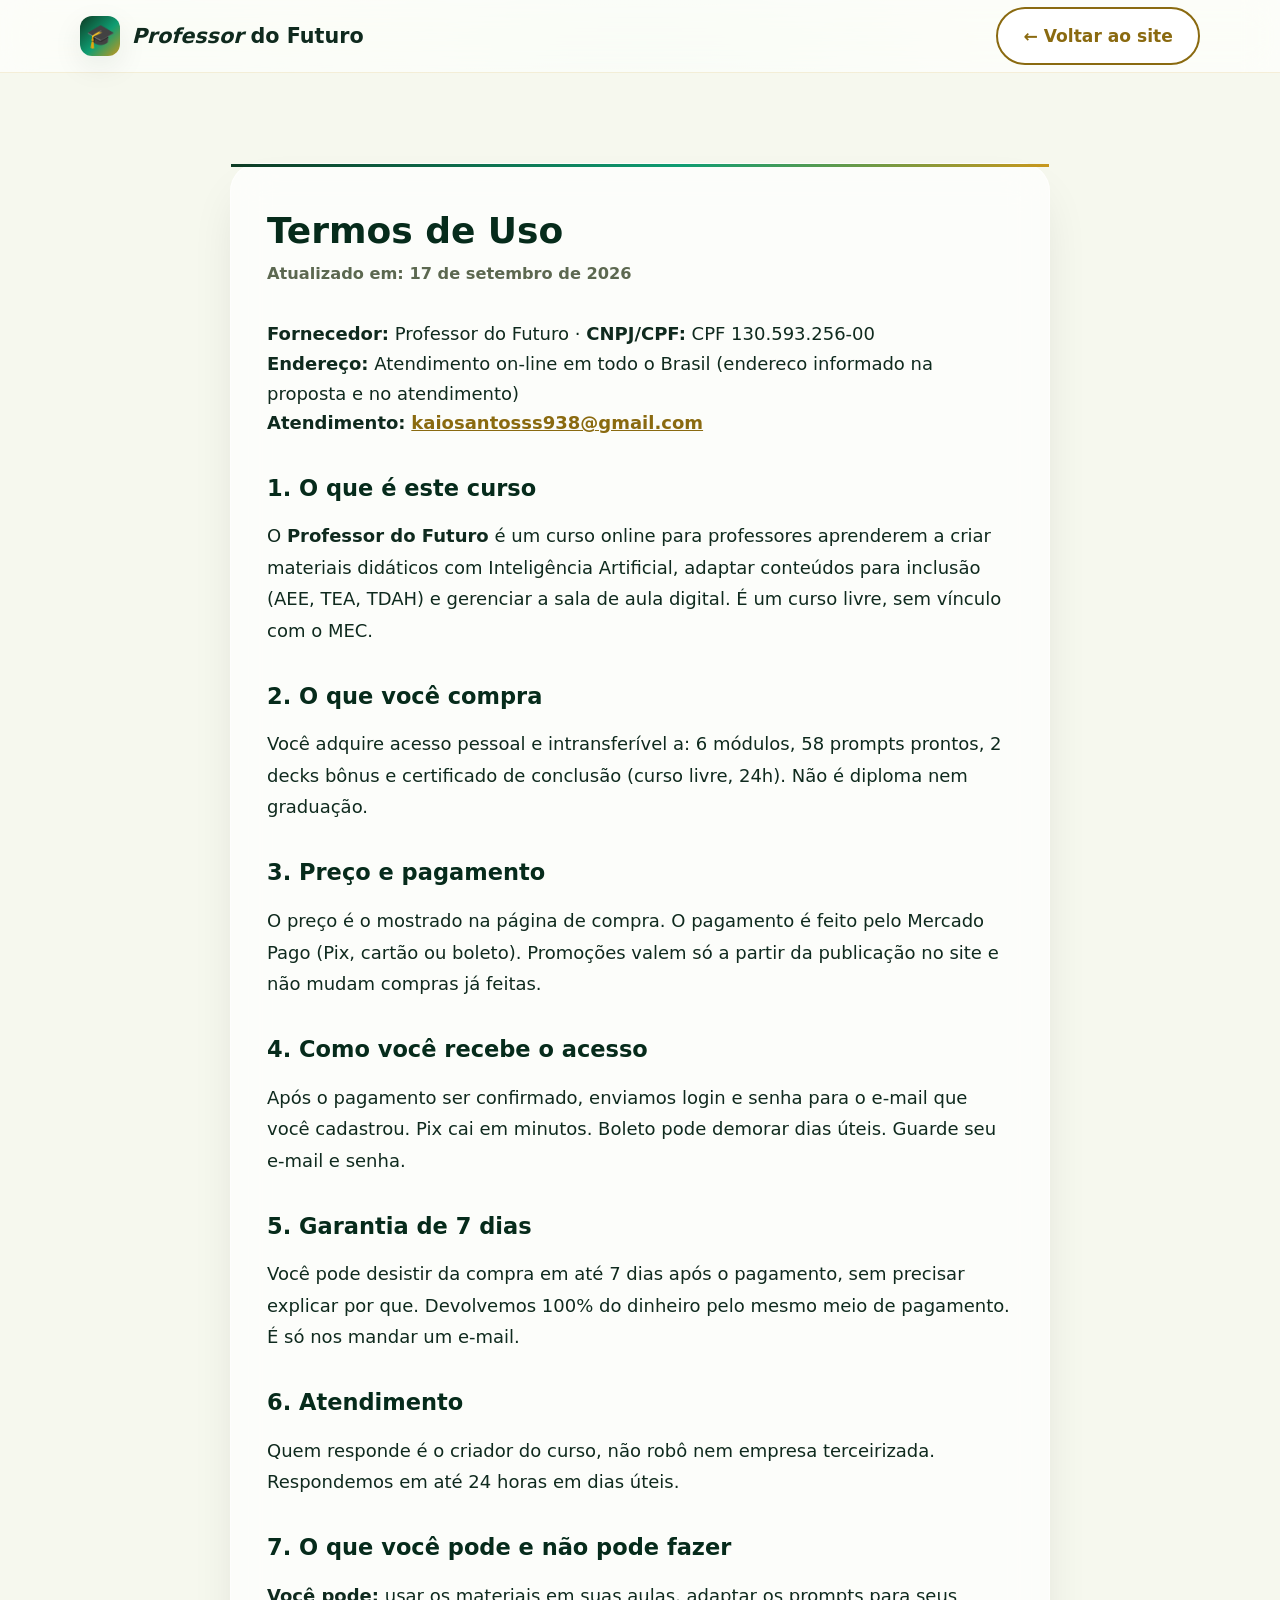
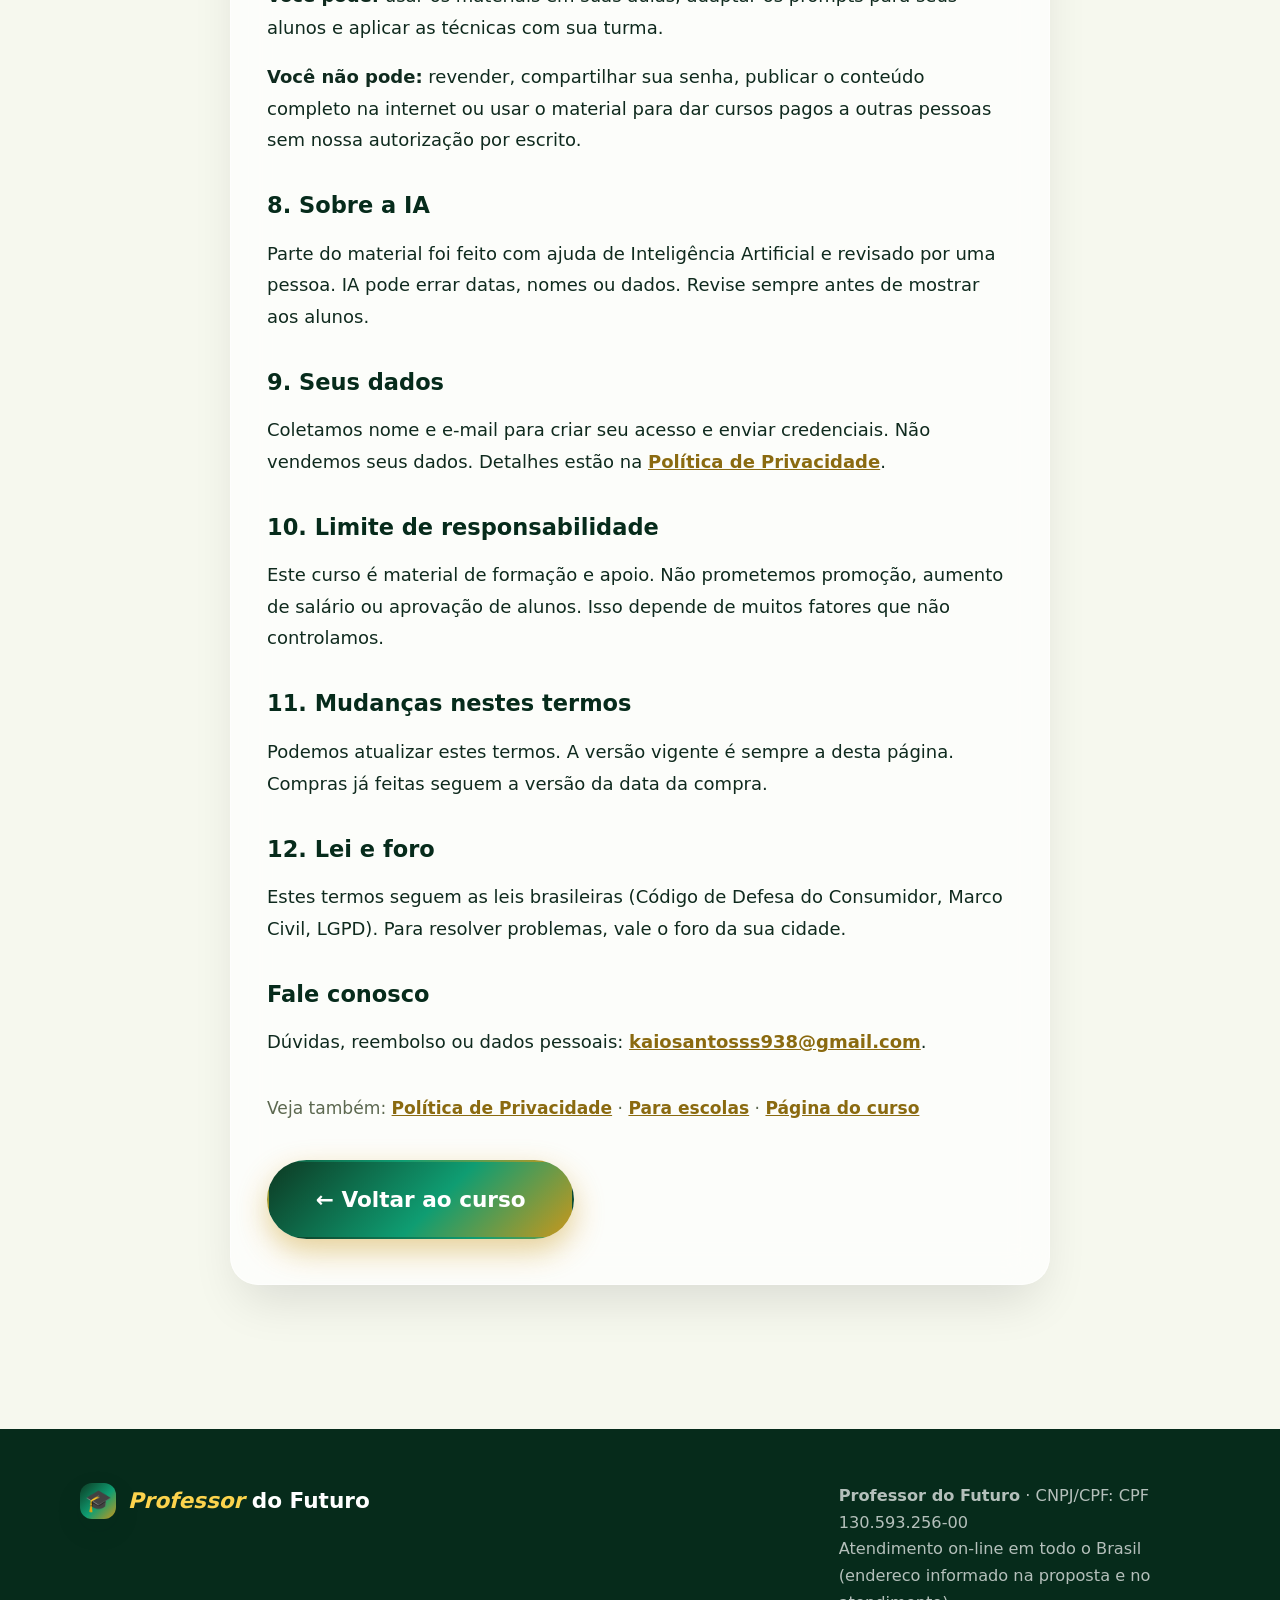
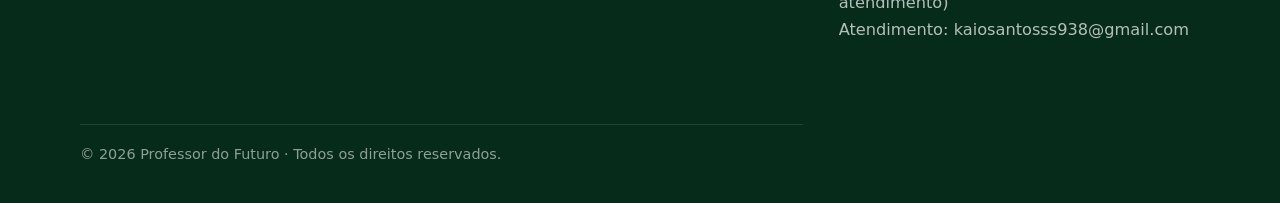
<file: vendas/termos.html>
﻿<!DOCTYPE html>
<html lang="pt-BR">
<head>
  <meta charset="UTF-8">
  <meta name="viewport" content="width=device-width, initial-scale=1.0">
  <title>Termos de Uso — Professor do Futuro</title>
  <meta name="description" content="Termos de uso do curso Professor do Futuro. Leia antes de comprar.">
  <link rel="canonical" href="https://professordofuturovendas.vercel.app/termos.html">
  <link rel="icon" href="data:image/svg+xml,<svg xmlns=%22http://www.w3.org/2000/svg%22 viewBox=%220 0 100 100%22><text y=%22.9em%22 font-size=%2290%22>🎓</text></svg>">
  <link rel="stylesheet" href="css/style.css?v=4">
</head>
<body>
  <div class="bg-blob bg-blob-1"></div>
  <div class="bg-blob bg-blob-2"></div>
  <div class="bg-blob bg-blob-3"></div>

  <nav class="nav" id="nav">
    <div class="nav-container container">
      <a href="index.html" class="nav-logo" data-track="cta_logo">
        <span class="logo-ic">🎓</span>
        <span class="logotext"><em>Professor</em> do Futuro</span>
      </a>
      <div class="nav-actions">
        <a href="index.html" class="btn btn-outline nav-cta" data-track="cta_voltar">← Voltar ao site</a>
      </div>
    </div>
  </nav>

  <main class="legal-page section-pad">
    <div class="container">
      <div class="legal-card glass-card">
        <div class="legal-header">
          <h1>Termos de Uso</h1>
          <p class="updated">Atualizado em: 17 de setembro de 2026</p>
        </div>

        <div class="legal-content">
          <div class="box" data-seller-block="identificacao" data-rotulado hidden></div>

          <h2>1. O que é este curso</h2>
          <p>O <b>Professor do Futuro</b> é um curso online para professores aprenderem a criar materiais didáticos com Inteligência Artificial, adaptar conteúdos para inclusão (AEE, TEA, TDAH) e gerenciar a sala de aula digital. É um curso livre, sem vínculo com o MEC.</p>

          <h2>2. O que você compra</h2>
          <p>Você adquire acesso pessoal e intransferível a: 6 módulos, 58 prompts prontos, 2 decks bônus e certificado de conclusão (curso livre, 24h). Não é diploma nem graduação.</p>

          <h2>3. Preço e pagamento</h2>
          <p>O preço é o mostrado na página de compra. O pagamento é feito pelo Mercado Pago (Pix, cartão ou boleto). Promoções valem só a partir da publicação no site e não mudam compras já feitas.</p>

          <h2>4. Como você recebe o acesso</h2>
          <p>Após o pagamento ser confirmado, enviamos login e senha para o e-mail que você cadastrou. Pix cai em minutos. Boleto pode demorar dias úteis. Guarde seu e-mail e senha.</p>

          <h2>5. Garantia de 7 dias</h2>
          <p>Você pode desistir da compra em até 7 dias após o pagamento, sem precisar explicar por que. Devolvemos 100% do dinheiro pelo mesmo meio de pagamento. É só nos mandar um e-mail.</p>

          <h2>6. Atendimento</h2>
          <p>Quem responde é o criador do curso, não robô nem empresa terceirizada. Respondemos em até 24 horas em dias úteis.</p>

          <h2>7. O que você pode e não pode fazer</h2>
          <p><b>Você pode:</b> usar os materiais em suas aulas, adaptar os prompts para seus alunos e aplicar as técnicas com sua turma.</p>
          <p><b>Você não pode:</b> revender, compartilhar sua senha, publicar o conteúdo completo na internet ou usar o material para dar cursos pagos a outras pessoas sem nossa autorização por escrito.</p>

          <h2>8. Sobre a IA</h2>
          <p>Parte do material foi feito com ajuda de Inteligência Artificial e revisado por uma pessoa. IA pode errar datas, nomes ou dados. Revise sempre antes de mostrar aos alunos.</p>

          <h2>9. Seus dados</h2>
          <p>Coletamos nome e e-mail para criar seu acesso e enviar credenciais. Não vendemos seus dados. Detalhes estão na <a href="privacidade.html">Política de Privacidade</a>.</p>

          <h2>10. Limite de responsabilidade</h2>
          <p>Este curso é material de formação e apoio. Não prometemos promoção, aumento de salário ou aprovação de alunos. Isso depende de muitos fatores que não controlamos.</p>

          <h2>11. Mudanças nestes termos</h2>
          <p>Podemos atualizar estes termos. A versão vigente é sempre a desta página. Compras já feitas seguem a versão da data da compra.</p>

          <h2>12. Lei e foro</h2>
          <p>Estes termos seguem as leis brasileiras (Código de Defesa do Consumidor, Marco Civil, LGPD). Para resolver problemas, vale o foro da sua cidade.</p>

          <h2>Fale conosco</h2>
          <p>Dúvidas, reembolso ou dados pessoais: <a href="#" data-seller="email">—</a>.</p>

          <p style="margin-top:2rem;font-size:.95rem;color:var(--text-muted)">
            Veja também: <a href="privacidade.html" style="color:var(--violet-600);font-weight:700">Política de Privacidade</a> ·
            <a href="escolas.html" style="color:var(--violet-600);font-weight:700">Para escolas</a> ·
            <a href="index.html" style="color:var(--violet-600);font-weight:700">Página do curso</a>
          </p>
        </div>

        <div class="legal-footer">
          <a href="index.html" class="btn btn-primary btn-lg" data-track="cta_termos_voltar">← Voltar ao curso</a>
        </div>
      </div>
    </div>
  </main>

  <footer class="footer">
    <div class="container footer-grid">
      <div class="footer-logo"><span class="logo-ic">🎓</span><span class="logotext"><em>Professor</em> do Futuro</span></div>
      <p class="meta" data-seller-block="identificacao" hidden></p>
      <p>&copy; 2026 Professor do Futuro · Todos os direitos reservados.</p>
    </div>
  </footer>

  <script src="js/config.js?v=4"></script>
  <script src="js/seller.js?v=1"></script>
  <script src="js/analytics.js?v=1"></script>
</body>
</html>
</file>
<file: vendas/css/style.css>
﻿/* ============================================
   PROFESSOR DO FUTURO â€” SITE DE VENDAS (v4 CRO)
   Tema: EducaÃ§Ã£o / Tecnologia / InclusÃ£o
   Paleta original mantida estritamente
   ============================================ */

:root {
  --indigo-900: #062b1b;
  --indigo-800: #0b7a5e;
  --indigo-700: #0f9d72;
  --violet-600: #8a6a10;
  --accent: #f59e0b;
  --accent-soft: #fcd34d;
  --pink: #ec4899;
  --teal: #14b8a6;
  --bg: #f6f8ee;
  --bg-soft: #eef3e4;
  --card: #ffffff;
  --border: #e6efdc;
  --text: #0f2a1e;
  --text-muted: #5c6850;
  --body: #2f4436;
  --white: #ffffff;
  --radius: 18px;
  --radius-sm: 10px;
  --shadow: 0 10px 30px rgba(6,43,27,0.08);
  --shadow-lg: 0 24px 60px rgba(6,43,27,0.16);
  --grad: linear-gradient(135deg,#0d3a23,#0f9d72 55%,#c9971c);
  --grad-glass: linear-gradient(135deg, rgba(13,58,35,0.12), rgba(15,157,114,0.10));
  --ff: 'Segoe UI', system-ui, -apple-system, 'Helvetica Neue', Arial, sans-serif;
  color-scheme: light;
}
html { scroll-behavior: smooth; font-size: 18px; }
* { margin: 0; padding: 0; box-sizing: border-box; }
[hidden] { display: none !important; }
body { font-family: var(--ff); color: var(--text); background: var(--bg); line-height: 1.65; overflow-x: hidden; }
img { max-width: 100%; display: block; }
a { text-decoration: none; color: inherit; }
ul { list-style: none; }
.container { width: min(1120px, 92%); margin: 0 auto; }
.section-pad { padding: 5rem 0; }

/* AnimaÃ§Ãµes base */
.reveal { opacity: 0; transform: translateY(30px); transition: opacity 0.8s ease, transform 0.8s ease; }
.reveal.revealed { opacity: 1; transform: translateY(0); }
@keyframes pulse-ring {
  0% { box-shadow: 0 0 0 0 rgba(13, 58, 35, 0.4); }
  70% { box-shadow: 0 0 0 12px rgba(13, 58, 35, 0); }
  100% { box-shadow: 0 0 0 0 rgba(13, 58, 35, 0); }
}
.btn-pulse { animation: pulse-ring 2.5s infinite; }
@keyframes shimmer { 0% { background-position: -200% 0; } 100% { background-position: 200% 0; } }
.btn-shimmer { position: relative; overflow: hidden; }
.btn-shimmer::after { content: ''; position: absolute; top: 0; left: -100%; width: 100%; height: 100%; background: linear-gradient(90deg, transparent, rgba(255,255,255,0.35), transparent); transition: 0.6s; }
.btn-shimmer:hover::after { left: 100%; transition: 0.7s; }

/* BotÃµes */
.btn { display: inline-flex; align-items: center; gap: .5rem; padding: .95rem 2rem; border-radius: 999px; font-weight: 700; font-size: 1.05rem; cursor: pointer; border: 2px solid transparent; transition: .25s; justify-content: center; }
.btn-primary { background: var(--grad); color: #fff; box-shadow: 0 12px 30px rgba(201,151,28,.45); }
.btn-primary:hover { transform: translateY(-3px); box-shadow: 0 18px 38px rgba(201,151,28,.55); }
.btn-primary:active { transform: scale(0.96); }
.btn-outline { color: var(--violet-600); border-color: var(--violet-600); background: var(--card); }
.btn-outline:hover { background: var(--bg-soft); }
.btn-light { background: var(--card); color: var(--indigo-900); box-shadow: var(--shadow); }
.btn-light:hover { transform: translateY(-3px); }
.btn-lg { padding: 1.1rem 2.6rem; font-size: 1.2rem; }
.btn-block { width: 100%; }
.btn-sm { padding: 0.85rem 1.4rem; font-size: 0.9rem; border-radius: 12px; white-space: nowrap; }


/* Navbar Glassmorphism */
.nav { position: sticky; top: 0; z-index: 200; background: rgba(255,255,255,0.7); backdrop-filter: blur(16px) saturate(180%); -webkit-backdrop-filter: blur(16px) saturate(180%); border-bottom: 1px solid rgba(201,151,28,.15); transition: .3s; }
.nav.scrolled { background: rgba(255,255,255,0.9); box-shadow: 0 4px 24px rgba(6,43,27,0.08); }
.nav-container { display: flex; align-items: center; justify-content: space-between; height: 72px; gap: .8rem; }
.nav-logo { display: flex; align-items: center; gap: .65rem; font-weight: 800; font-size: 1.15rem; color: var(--text); }
.logo-ic { width: 40px; height: 40px; border-radius: 12px; background: var(--grad); display: grid; place-items: center; color: #fff; font-size: 1.3rem; box-shadow: var(--shadow); }
.logo-ic em { color: var(--violet-600); font-style: normal; }
.nav-links { display: flex; gap: 1.1rem; align-items: center; flex-wrap: nowrap; }
.nav-links a { font-weight: 600; color: var(--text-muted); transition: .2s; white-space: nowrap; font-size: .95rem; }
.nav-links a:hover { color: var(--indigo-800); }
.nav-actions { display: flex; align-items: center; gap: .75rem; }
.nav-cta { font-size: 0.95rem; padding: 0.7rem 1.4rem; }
.burger { display: none; flex-direction: column; gap: 5px; background: none; border: none; cursor: pointer; }
.burger span { width: 24px; height: 2px; background: var(--text); border-radius: 2px; transition: .3s; }

/* Hero */
.hero { padding: 4rem 0 3rem; background: radial-gradient(1200px 600px at 10% -10%, rgba(15,157,114,0.12), transparent 60%), var(--bg); }
.hero-grid { display: grid; grid-template-columns: 1.15fr 0.85fr; gap: 3rem; align-items: center; }
.hero-badge { display: inline-flex; align-items: center; gap: .4rem; font-size: .8rem; font-weight: 800; letter-spacing: .5px; text-transform: uppercase; color: var(--indigo-800); background: rgba(13,58,35,0.08); border: 1px solid rgba(13,58,35,0.16); padding: .45rem .9rem; border-radius: 999px; margin-bottom: 1.25rem; }
.hero-title { font-size: clamp(2.2rem, 5vw, 3.4rem); font-weight: 900; line-height: 1.1; color: var(--indigo-900); margin-bottom: 1.25rem; letter-spacing: -0.5px; }
.grad-text { background: var(--grad); -webkit-background-clip: text; -webkit-text-fill-color: transparent; background-clip: text; }
.hero-lead { font-size: 1.15rem; color: var(--text-muted); line-height: 1.7; margin-bottom: 1.75rem; max-width: 540px; }
.hero-stats { display: flex; gap: 1.5rem; margin-bottom: 2rem; flex-wrap: wrap; }
.stat { display: flex; flex-direction: column; gap: .25rem; }
.stat-number { font-size: 1.75rem; font-weight: 900; color: var(--indigo-900); font-variant-numeric: tabular-nums; }
.stat-label { font-size: .85rem; color: var(--text-muted); font-weight: 600; text-transform: uppercase; letter-spacing: .3px; }
.hero-cta { display: flex; gap: 1rem; flex-wrap: wrap; margin-bottom: 1.25rem; }
.hero-btn { width: 100%; justify-content: center; position: relative; }
.hero-btn-sec { width: 100%; justify-content: center; }
.hero-trust { font-size: .85rem; color: var(--text-muted); display: flex; gap: .6rem; align-items: center; }

.hero-card { background: rgba(255,255,255,0.65); backdrop-filter: blur(20px); -webkit-backdrop-filter: blur(20px); border: 1px solid rgba(255,255,255,0.5); border-radius: 28px; padding: 2rem; box-shadow: 0 25px 50px -12px rgba(0,0,0,0.12); position: relative; overflow: hidden; }
.hero-card::before { content: ''; position: absolute; top: 0; left: 0; right: 0; height: 3px; background: var(--grad); }
.card-top { display: flex; gap: .75rem; margin-bottom: 1.25rem; }
.chip { font-size: .75rem; font-weight: 800; color: var(--indigo-800); background: rgba(13,58,35,0.08); padding: .35rem .75rem; border-radius: 8px; border: 1px solid rgba(13,58,35,0.12); }
.card-body { margin-bottom: 1.5rem; }
.card-body h3 { font-size: 1.25rem; color: var(--indigo-900); margin-bottom: .25rem; }
.card-body p { font-size: .9rem; color: var(--text-muted); }
.card-price { display: flex; flex-direction: column; gap: .2rem; }
.price-now { font-size: 1.75rem; font-weight: 900; color: var(--indigo-900); }
.price-ante { font-size: .85rem; color: var(--text-muted); }

@media (max-width: 900px) { .hero-grid { grid-template-columns: 1fr; } .hero-visual { order: -1; } }

/* Section headings */
/* ===== Hero Visual (lado direito) ===== */
.hero-side { display: flex; flex-direction: column; gap: 1.2rem; height: 100%; }

.hero-card { background: rgba(255,255,255,0.65); backdrop-filter: blur(20px); -webkit-backdrop-filter: blur(20px); border: 1px solid rgba(255,255,255,0.5); border-radius: 28px; padding: 2rem; box-shadow: 0 25px 50px -12px rgba(0,0,0,0.12); position: relative; overflow: hidden; }
.hero-card::before { content: ''; position: absolute; top: 0; left: 0; right: 0; height: 3px; background: var(--grad); }

.card-header { display: flex; align-items: center; gap: .6rem; margin-bottom: 1rem; }
.badge { font-size: .8rem; font-weight: 900; text-transform: uppercase; letter-spacing: .4px; color: var(--indigo-800); background: rgba(13,58,35,0.08); padding: .35rem .75rem; border-radius: 8px; border: 1px solid rgba(13,58,35,0.12); }
.card-header h3 { font-size: 1.15rem; font-weight: 900; color: var(--indigo-900); margin: 0; }

.incluido-lista { list-style: none; padding: 0; margin: 0 0 1.25rem; }
.incluido-lista li { display: flex; align-items: center; gap: .75rem; font-size: .95rem; color: var(--text); margin-bottom: .6rem; line-height: 1.5; }
.incluido-lista li .ic { font-size: 1.1rem; }

.hero-stats-row { display: flex; gap: .75rem; }
.stat-item { background: rgba(255,255,255,0.4); border: 1px solid rgba(255,255,255,0.4); border-radius: 14px; padding: 1rem; text-align: center; flex: 1; transition: .3s; }
.stat-item:hover { background: rgba(255,255,255,0.7); border-color: rgba(13,58,35,0.3); }
.stat-value { font-size: 1.75rem; font-weight: 900; color: var(--indigo-900); display: block; line-height: 1; }
.stat-label { font-size: .75rem; font-weight: 700; color: var(--text-muted); text-transform: uppercase; letter-spacing: .3px; margin-top: .25rem; }

.hero-quote { background: rgba(255,255,255,0.5); backdrop-filter: blur(16px); border: 1px solid rgba(255,255,255,0.4); border-radius: 24px; padding: 1.5rem; }
.quote { font-size: 2rem; color: rgba(13,58,35,0.15); line-height: 1; margin-bottom: .5rem; display: block; }
.quote-text { font-size: 1rem; color: var(--text); line-height: 1.6; font-style: italic; margin-bottom: 1rem; }
.quote-author { display: flex; flex-direction: column; gap: .15rem; }
.author-name { font-size: .95rem; font-weight: 800; color: var(--indigo-900); }
.author-role { font-size: .8rem; color: var(--text-muted); }

@media (max-width: 900px) {
  .hero-side { gap: 1rem; }
  .hero-stats-row { flex-wrap: wrap; }
  .stat-item { flex: 1 1 40%; min-width: 120px; }
}
.section-head { text-align: center; margin-bottom: 3rem; }
.eyebrow { display: inline-flex; align-items: center; gap: .4rem; font-size: .85rem; font-weight: 800; letter-spacing: .5px; text-transform: uppercase; color: var(--indigo-800); margin-bottom: .75rem; }
.section-head h2 { font-size: clamp(1.8rem, 4vw, 2.6rem); font-weight: 900; color: var(--indigo-900); line-height: 1.2; letter-spacing: -0.5px; }

/* Prova Social */
.social-proof { background: var(--bg-soft); }
.proof-grid { display: grid; grid-template-columns: repeat(3, 1fr); gap: 1.5rem; }
.proof-card { background: rgba(255,255,255,0.6); backdrop-filter: blur(16px); -webkit-backdrop-filter: blur(16px); border: 1px solid rgba(255,255,255,0.4); border-radius: 24px; padding: 2rem 1.5rem; text-align: left; transition: .3s; }
.proof-card:hover { transform: translateY(-6px); border-color: rgba(13,58,35,0.4); box-shadow: 0 20px 40px -10px rgba(13,58,35,0.15); }
.proof-ic { font-size: 2.2rem; margin-bottom: 1rem; display: block; }
.proof-card h3 { font-size: 1.15rem; color: var(--indigo-900); margin-bottom: .75rem; }
.proof-card p { font-size: .95rem; color: var(--text-muted); line-height: 1.6; }

@media (max-width: 768px) { .proof-grid { grid-template-columns: 1fr; } }

/* MÃ³dulos - Accordion */
.modulos { background: var(--bg); }
.accordion-item { background: rgba(255,255,255,0.5); backdrop-filter: blur(12px); border: 1px solid rgba(255,255,255,0.35); border-radius: 20px; margin-bottom: 1rem; overflow: hidden; transition: .3s; }
.accordion-item:hover { border-color: rgba(13,58,35,0.4); }
.accordion-item.open { border-color: var(--indigo-800); box-shadow: 0 0 0 4px rgba(13,58,35,0.1); }
.accordion-header { display: flex; align-items: center; justify-content: space-between; width: 100%; padding: 1.25rem 1.5rem; background: transparent; border: none; text-align: left; cursor: pointer; font-weight: 700; font-size: 1.05rem; color: var(--indigo-900); transition: .2s; }
.accordion-header:hover { background: rgba(13,58,35,0.05); }
.mod-num { font-size: .9rem; color: var(--violet-600); font-weight: 900; margin-right: .75rem; }
.mod-titulo { flex: 1; }
.mod-chevron { font-size: .8rem; color: var(--text-muted); transition: .3s; }
.accordion-item.open .mod-chevron { transform: rotate(180deg); }
.accordion-content { padding: 0 1.5rem 1.25rem; max-height: 0; overflow: hidden; transition: max-height 0.4s ease; }
.accordion-item.open .accordion-content { max-height: 600px; }
.accordion-content p { color: var(--text-muted); margin-bottom: .75rem; line-height: 1.6; }
.mod-lista { margin: 0; padding-left: 0; }
.mod-lista li { color: var(--text-muted); font-size: .95rem; margin-bottom: .4rem; line-height: 1.5; }
.mod-lista li::before { content: 'âœ” '; color: var(--indigo-800); font-weight: 800; margin-right: .4rem; }

@media (max-width: 560px) { .accordion-header { padding: 1rem 1.25rem; font-size: 1rem; } .mod-num { margin-right: .5rem; } }

/* Oferta / PreÃ§os */
.oferta { background: var(--bg-soft); }
.pricing-grid { display: grid; grid-template-columns: repeat(auto-fit, minmax(300px, 1fr)); gap: 1.5rem; }
.pricing-card { background: rgba(255,255,255,0.6); backdrop-filter: blur(16px); -webkit-backdrop-filter: blur(16px); border: 1px solid rgba(255,255,255,0.4); border-radius: 28px; padding: 2.5rem 2rem; position: relative; transition: .3s; }
.pricing-card:hover { transform: translateY(-8px); border-color: rgba(13,58,35,0.4); box-shadow: 0 25px 50px -15px rgba(13,58,35,0.15); }
.plan-badge { position: absolute; top: -12px; left: 50%; transform: translateX(-50%); font-size: .75rem; font-weight: 900; text-transform: uppercase; letter-spacing: .4px; color: #fff; background: var(--grad); padding: .35rem 1rem; border-radius: 999px; box-shadow: var(--shadow); }
.plan-name { font-size: 1.3rem; font-weight: 900; color: var(--indigo-900); margin: 1rem 0 .5rem; }
.plan-price { display: flex; align-items: baseline; gap: .2rem; margin-bottom: 1rem; }
.plan-currency { font-size: 1.5rem; color: var(--text-muted); font-weight: 700; }
.plan-value { font-size: 3.2rem; font-weight: 900; color: var(--indigo-900); font-variant-numeric: tabular-nums; }
.plan-period { font-size: 1rem; color: var(--text-muted); font-weight: 600; }
.plan-desc { font-size: .95rem; color: var(--text-muted); margin-bottom: 1.5rem; line-height: 1.6; }
.plan-features { margin: 0 0 1.75rem; }
.plan-features li { display: flex; align-items: center; gap: .6rem; font-size: .95rem; color: var(--text); margin-bottom: .6rem; }
.check { color: var(--indigo-800); font-weight: 900; }
.plan-btn { width: 100%; position: relative; overflow: hidden; }
.pricing-note { text-align: center; margin-top: 1.5rem; }
.pricing-note p { font-size: .9rem; color: var(--text-muted); }

/* Checkout */
.checkout-section { background: var(--bg); }
.checkout-wrapper { display: grid; grid-template-columns: 1fr 380px; gap: 2rem; align-items: start; }
.checkout-title { margin-bottom: 1.5rem; }
.checkout-title h2 { font-size: 1.5rem; font-weight: 900; color: var(--indigo-900); margin-bottom: .5rem; }
.checkout-title p { font-size: .95rem; color: var(--text-muted); }
.field { margin-bottom: 1.1rem; }
.field label { display: block; font-size: .85rem; font-weight: 700; text-transform: uppercase; letter-spacing: .4px; color: var(--text-muted); margin-bottom: .45rem; }
.field input { width: 100%; padding: 1rem 1.1rem; border: 2px solid var(--border); border-radius: 14px; font-size: 1rem; background: rgba(255,255,255,0.55); backdrop-filter: blur(8px); transition: .25s; }
.field input:focus { outline: none; border-color: var(--indigo-800); background: #fff; }
.field.invalid input { border-color: #ef4444; }
.field-error { color: #ef4444; font-size: .8rem; font-weight: 700; margin-top: .35rem; display: none; }
.field.invalid .field-error { display: block; }
.cupom-row { display: flex; gap: .75rem; align-items: flex-start; margin-bottom: 1.25rem; }
.cupom-field { flex: 1; margin-bottom: 0; }
.cupom-msg { font-size: .85rem; font-weight: 600; min-height: 1.2rem; margin-top: 1rem; }
.cupom-msg.success { color: var(--indigo-800); }
.cupom-msg.error { color: #ef4444; }
.form-note { font-size: .85rem; color: var(--text-muted); margin-top: 1rem; text-align: center; }

.checkout-summary { background: rgba(255,255,255,0.55); backdrop-filter: blur(16px); border: 1px solid rgba(255,255,255,0.4); border-radius: 24px; padding: 1.75rem; }
.summary-title { font-size: 1rem; font-weight: 800; text-transform: uppercase; letter-spacing: .5px; color: var(--text-muted); margin-bottom: 1.25rem; display: flex; align-items: center; gap: .5rem; }
.summary-item { display: flex; justify-content: space-between; font-size: .95rem; color: var(--text); padding: .75rem 0; border-bottom: 1px solid var(--border); }
.summary-item:last-child { border-bottom: none; }
.summary-desconto.hidden { display: none; }
.text-success { color: var(--indigo-800); font-weight: 800; }
.summary-total { display: flex; justify-content: space-between; font-size: 1.25rem; font-weight: 900; color: var(--indigo-900); padding: 1rem 0; border-top: 2px solid var(--border); margin-top: .5rem; }
.summary-final { color: var(--violet-600); }
.summary-badges { display: flex; flex-wrap: wrap; gap: .5rem; margin-top: 1.25rem; }
.summary-badges span { font-size: .78rem; font-weight: 700; color: var(--text-muted); background: rgba(13,58,35,0.08); padding: .35rem .75rem; border-radius: 8px; border: 1px solid rgba(13,58,35,0.12); }

.btn-compra-principal { background: var(--grad); color: #fff; font-size: 1.15rem; padding: 1.25rem 2rem; border-radius: 16px; box-shadow: 0 15px 35px rgba(201,151,28,.45); transition: .25s; border: none; cursor: pointer; font-weight: 800; letter-spacing: 0.3px; width: 100%; display: inline-flex; align-items: center; justify-content: center; gap: 0.5rem; position: relative; overflow: hidden; }
.btn-compra-principal:hover { transform: translateY(-3px); box-shadow: 0 20px 40px rgba(201,151,28,.6); }
.btn-compra-principal:active { transform: scale(0.97); }
.preco-display { display: none !important; }

@media (max-width: 900px) { .checkout-wrapper { grid-template-columns: 1fr; } }

/* Garantia */
.garantia { background: var(--bg); }
.garantia-card { background: rgba(255,255,255,0.6); backdrop-filter: blur(16px); border: 1px solid rgba(255,255,255,0.4); border-radius: 28px; padding: 2.5rem; text-align: left; max-width: 780px; margin: 0 auto; transition: .3s; }
.garantia-card:hover { border-color: rgba(13,58,35,0.4); box-shadow: 0 25px 50px -15px rgba(13,58,35,0.15); }
.garantia-ic { font-size: 2.5rem; margin-bottom: 1rem; display: block; }
.garantia-card h2 { font-size: 1.75rem; font-weight: 900; color: var(--indigo-900); margin-bottom: 1rem; }
.garantia-card p { font-size: 1.05rem; color: var(--text-muted); line-height: 1.7; margin-bottom: 1.5rem; }

/* FAQ */
.faq-section { background: var(--bg-soft); }
.faq-accordion { max-width: 820px; margin: 0 auto; }
.faq-item { background: rgba(255,255,255,0.5); backdrop-filter: blur(12px); border: 1px solid rgba(255,255,255,0.35); border-radius: 20px; margin-bottom: 1rem; overflow: hidden; transition: .3s; }
.faq-item.open { border-color: var(--indigo-800); box-shadow: 0 0 0 4px rgba(13,58,35,0.1); }
.faq-q { display: flex; align-items: center; justify-content: space-between; width: 100%; padding: 1.25rem 1.5rem; background: transparent; border: none; text-align: left; cursor: pointer; font-weight: 700; font-size: 1.05rem; color: var(--indigo-900); transition: .2s; }
.faq-q:hover { background: rgba(13,58,35,0.05); }
.faq-ic { font-size: .85rem; color: var(--text-muted); transition: .3s; }
.faq-item.open .faq-ic { transform: rotate(45deg); }
.faq-a { padding: 0 1.5rem 1.25rem; max-height: 0; overflow: hidden; transition: max-height 0.4s ease; }
.faq-item.open .faq-a { max-height: 400px; }
.faq-a .inner { color: var(--text-muted); font-size: .95rem; line-height: 1.7; }
.faq-a .inner a { color: var(--violet-600); font-weight: 700; text-decoration: underline; }

/* CTA Final */
.final-cta { background: var(--bg); text-align: center; }
.cta-glass { background: rgba(255,255,255,0.6); backdrop-filter: blur(16px); border: 1px solid rgba(255,255,255,0.4); border-radius: 32px; padding: 3rem 2rem; max-width: 800px; margin: 0 auto; }
.final-cta h2 { font-size: clamp(1.8rem, 4vw, 2.4rem); font-weight: 900; color: var(--indigo-900); margin-bottom: 1rem; }
.final-cta p { font-size: 1.05rem; color: var(--text-muted); margin-bottom: 1.5rem; max-width: 600px; margin-left: auto; margin-right: auto; }
.secure-badges { display: flex; gap: .75rem; flex-wrap: wrap; justify-content: center; }
.secure-badges span { font-size: .85rem; font-weight: 700; color: var(--text-muted); background: rgba(255,255,255,0.5); padding: .5rem 1rem; border-radius: 10px; border: 1px solid rgba(255,255,255,0.6); }

/* Mobile CTA */
.mobile-cta { position: fixed; bottom: 0; left: 0; right: 0; background: rgba(255,255,255,0.85); backdrop-filter: blur(20px); border-top: 1px solid rgba(201,151,28,.15); padding: .9rem 1rem; display: flex; align-items: center; justify-content: space-between; z-index: 150; box-shadow: 0 -10px 30px rgba(6,43,27,0.08); }
.mc-price { font-size: .95rem; }
.mc-price b { color: var(--indigo-900); font-weight: 900; }
.mc-price span { color: var(--text-muted); font-size: .85rem; }
.mobile-cta .btn { font-size: .95rem; padding: .7rem 1.4rem; }

/* Footer */
.footer { background: var(--indigo-900); color: rgba(255,255,255,0.9); padding: 3rem 0 2rem; }
.footer-grid { display: grid; grid-template-columns: 2fr 1fr; gap: 2rem; align-items: start; }
.footer-logo { display: flex; align-items: center; gap: .65rem; font-weight: 800; font-size: 1.2rem; color: #fff; margin-bottom: 1.5rem; }
.footer .logo-ic { width: 36px; height: 36px; font-size: 1.2rem; }
.footer .logotext em { color: var(--accent-soft); }
.footer .meta { color: rgba(255,255,255,0.7); margin-bottom: 1rem; font-size: .9rem; }
.footer .links { color: rgba(255,255,255,0.7); font-size: .9rem; margin-bottom: 1.5rem; }
.footer .links a { color: rgba(255,255,255,0.8); transition: .2s; }
.footer .links a:hover { color: var(--accent-soft); }
.footer p:last-child { font-size: .8rem; color: rgba(255,255,255,0.55); border-top: 1px solid rgba(255,255,255,0.1); padding-top: 1rem; margin-top: 1.5rem; }

@media (max-width: 768px) { .footer-grid { grid-template-columns: 1fr; } }

/* ===== PÃ¡ginas legais (termos / privacidade) ===== */
.legal-page { background: var(--bg); }
.legal-card { background: rgba(255,255,255,0.7); backdrop-filter: blur(20px); -webkit-backdrop-filter: blur(20px); border: 1px solid rgba(255,255,255,0.5); border-radius: 28px; padding: 2.5rem 2rem; max-width: 820px; margin: 0 auto 3rem; box-shadow: 0 25px 50px -12px rgba(0,0,0,0.12); }
.legal-card::before { content: ''; position: absolute; top: 0; left: 0; right: 0; height: 3px; background: var(--grad); z-index: 1; }
.legal-header { margin-bottom: 1.75rem; position: relative; z-index: 2; }
.legal-header h1 { font-size: 2rem; font-weight: 900; color: var(--indigo-900); margin-bottom: .5rem; line-height: 1.2; }
.updated { font-size: .9rem; color: var(--text-muted); font-weight: 600; }
.legal-content { position: relative; z-index: 2; }
.legal-content h2 { font-size: 1.25rem; font-weight: 800; color: var(--indigo-900); margin: 1.75rem 0 .75rem; }
.legal-content h2:first-child { margin-top: 0; }
.legal-content h3 { font-size: 1.05rem; font-weight: 700; color: var(--indigo-800); margin: 1.25rem 0 .5rem; }
.legal-content p { color: var(--text); font-size: 1rem; line-height: 1.75; margin-bottom: 1rem; }
.legal-content ul { color: var(--text); font-size: 1rem; line-height: 1.75; margin-bottom: 1rem; padding-left: 1.25rem; }
.legal-content li { margin-bottom: .5rem; }
.legal-content a { color: var(--violet-600); font-weight: 700; text-decoration: underline; transition: .2s; }
.legal-content a:hover { color: var(--indigo-800); }
.legal-footer { margin-top: 2rem; position: relative; z-index: 2; }

/* Ajuste navbar para pÃ¡ginas sem links (termo/privacidade) */
.nav-actions .btn-outline { font-size: 0.95rem; padding: 0.7rem 1.4rem; }

@media (max-width: 560px) {
  .legal-card { padding: 1.75rem 1.25rem; }
  .legal-header h1 { font-size: 1.6rem; }
}

/* ===== Background sutil com cor da marca ===== */
body {
  background:
    radial-gradient(circle at 50% 25%, rgba(15, 157, 114, 0.05), transparent 45%),
    radial-gradient(circle at 85% 80%, rgba(138, 106, 16, 0.04), transparent 40%),
    var(--bg);
  background-attachment: fixed;
}

/* Blobs decorativos sutis â€” dÃ£o profundidade sem poluir */
.bg-blob {
  position: fixed;
  z-index: -1;
  border-radius: 50%;
  filter: blur(64px);
  opacity: 0.35;
  pointer-events: none;
}

.bg-blob-1 {
  top: -8%;
  left: -6%;
  width: 520px;
  height: 520px;
  background: radial-gradient(circle, rgba(15, 157, 114, 0.14), transparent 68%);
}

.bg-blob-2 {
  bottom: -12%;
  right: -8%;
  width: 620px;
  height: 620px;
  background: radial-gradient(circle, rgba(138, 106, 16, 0.11), transparent 68%);
}

.bg-blob-3 {
  top: 35%;
  left: 8%;
  width: 340px;
  height: 340px;
  background: radial-gradient(circle, rgba(245, 158, 11, 0.07), transparent 68%);
}

@media (max-width: 768px) {
  .bg-blob { filter: blur(48px); opacity: 0.25; }
  .bg-blob-1 { width: 360px; height: 360px; }
  .bg-blob-2 { width: 420px; height: 420px; }
  .bg-blob-3 { width: 260px; height: 260px; }
}
</file>
